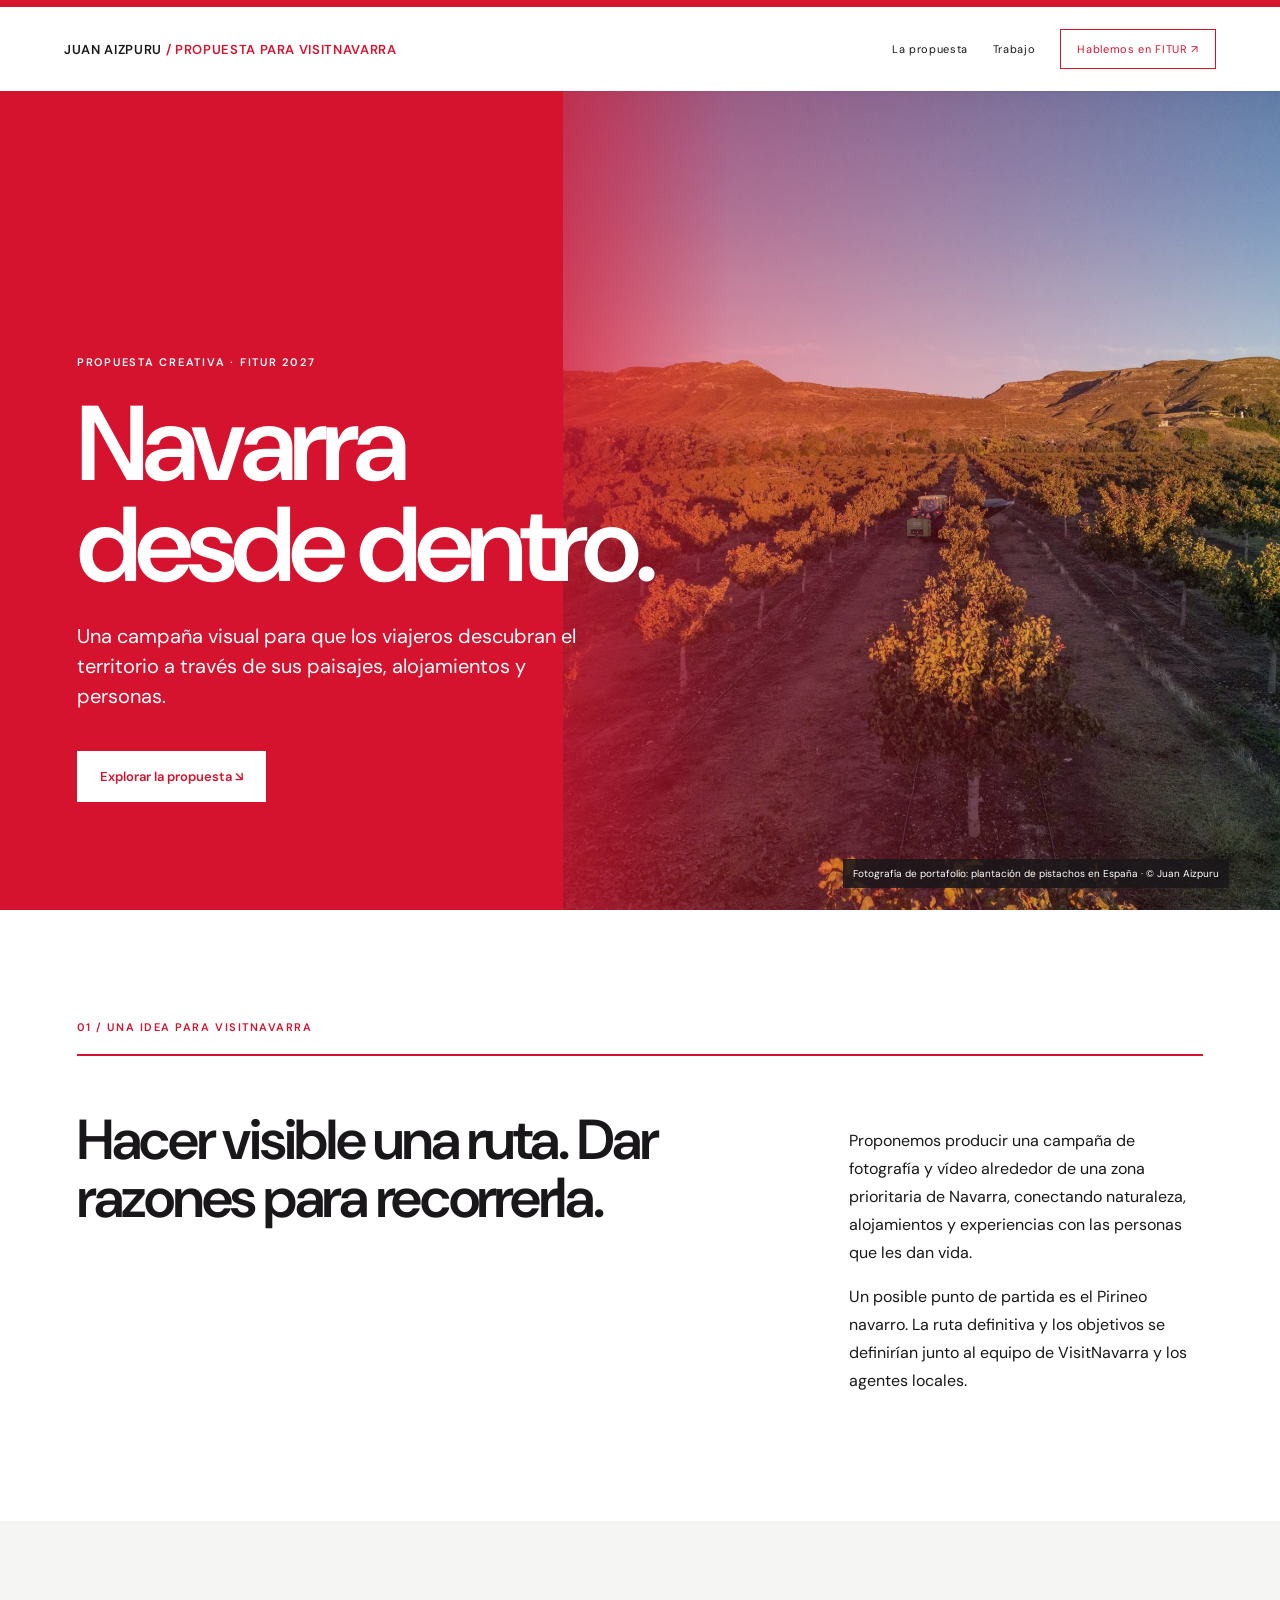
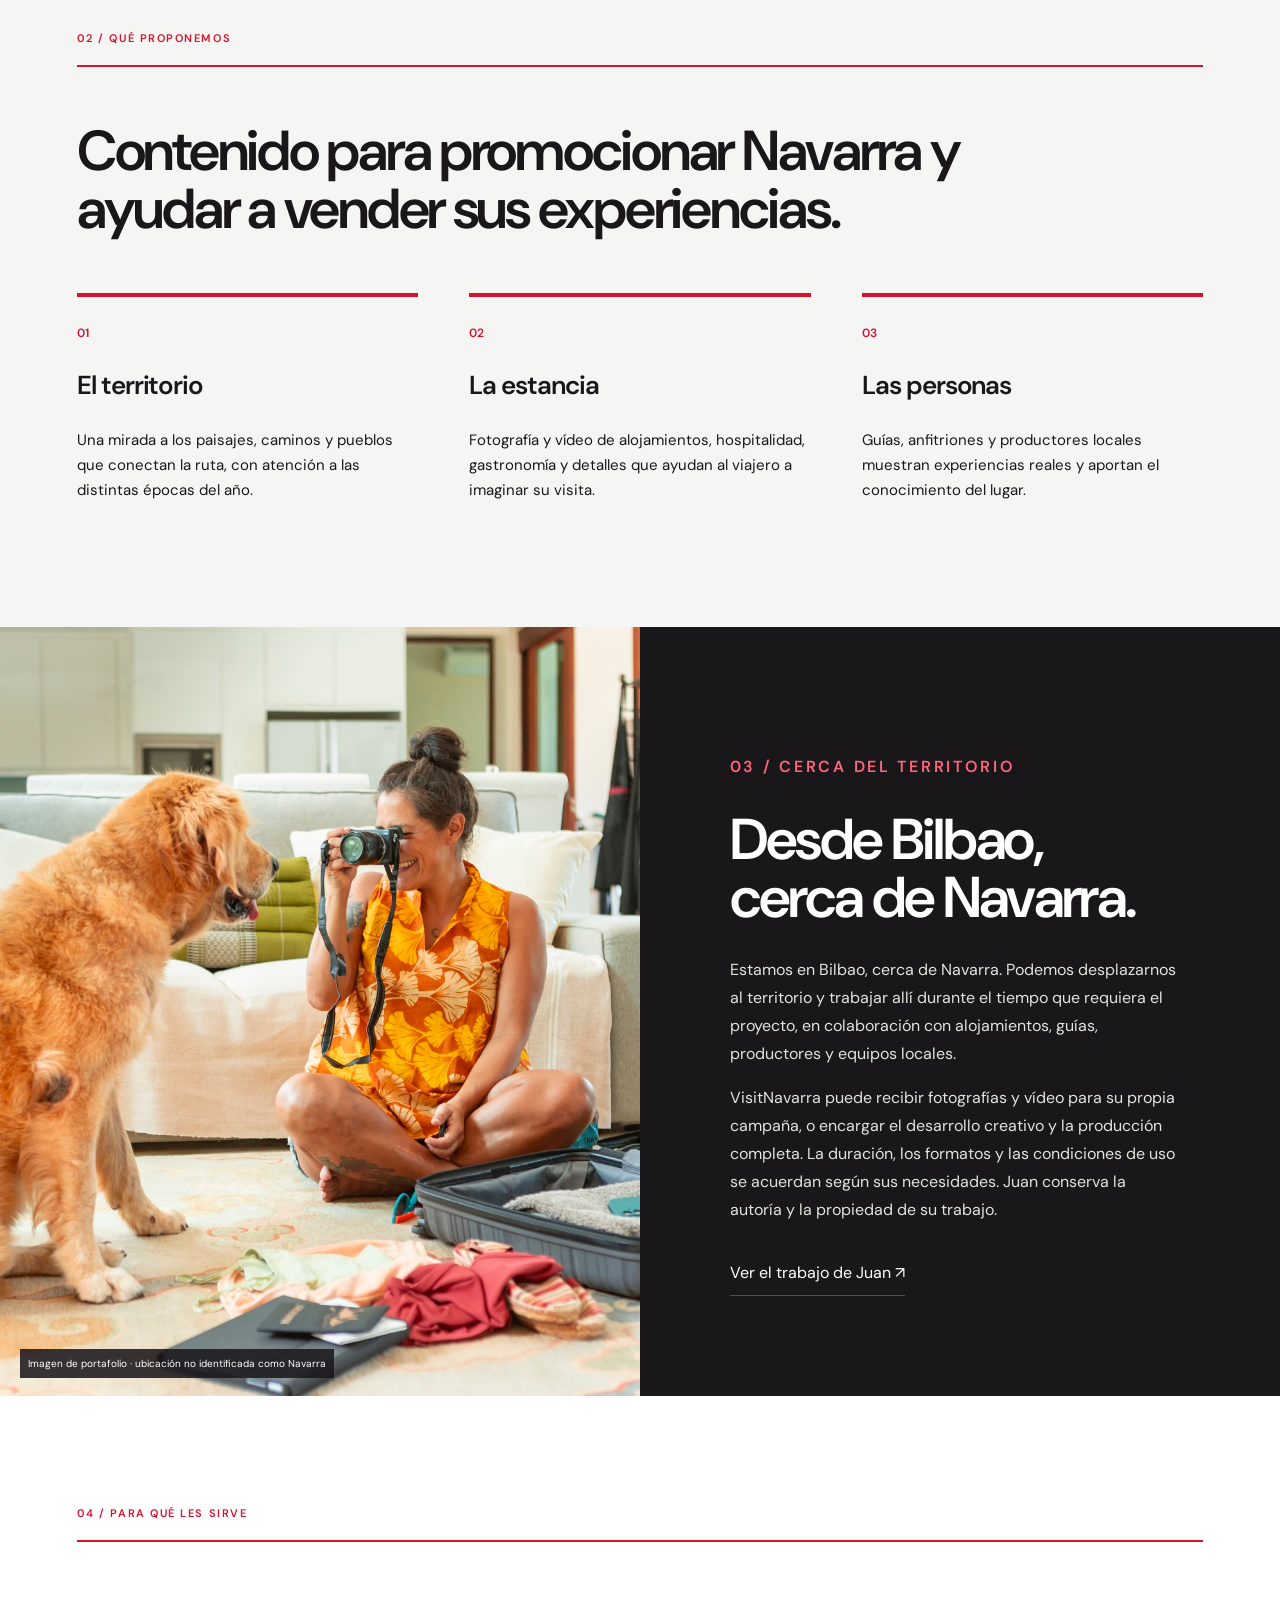
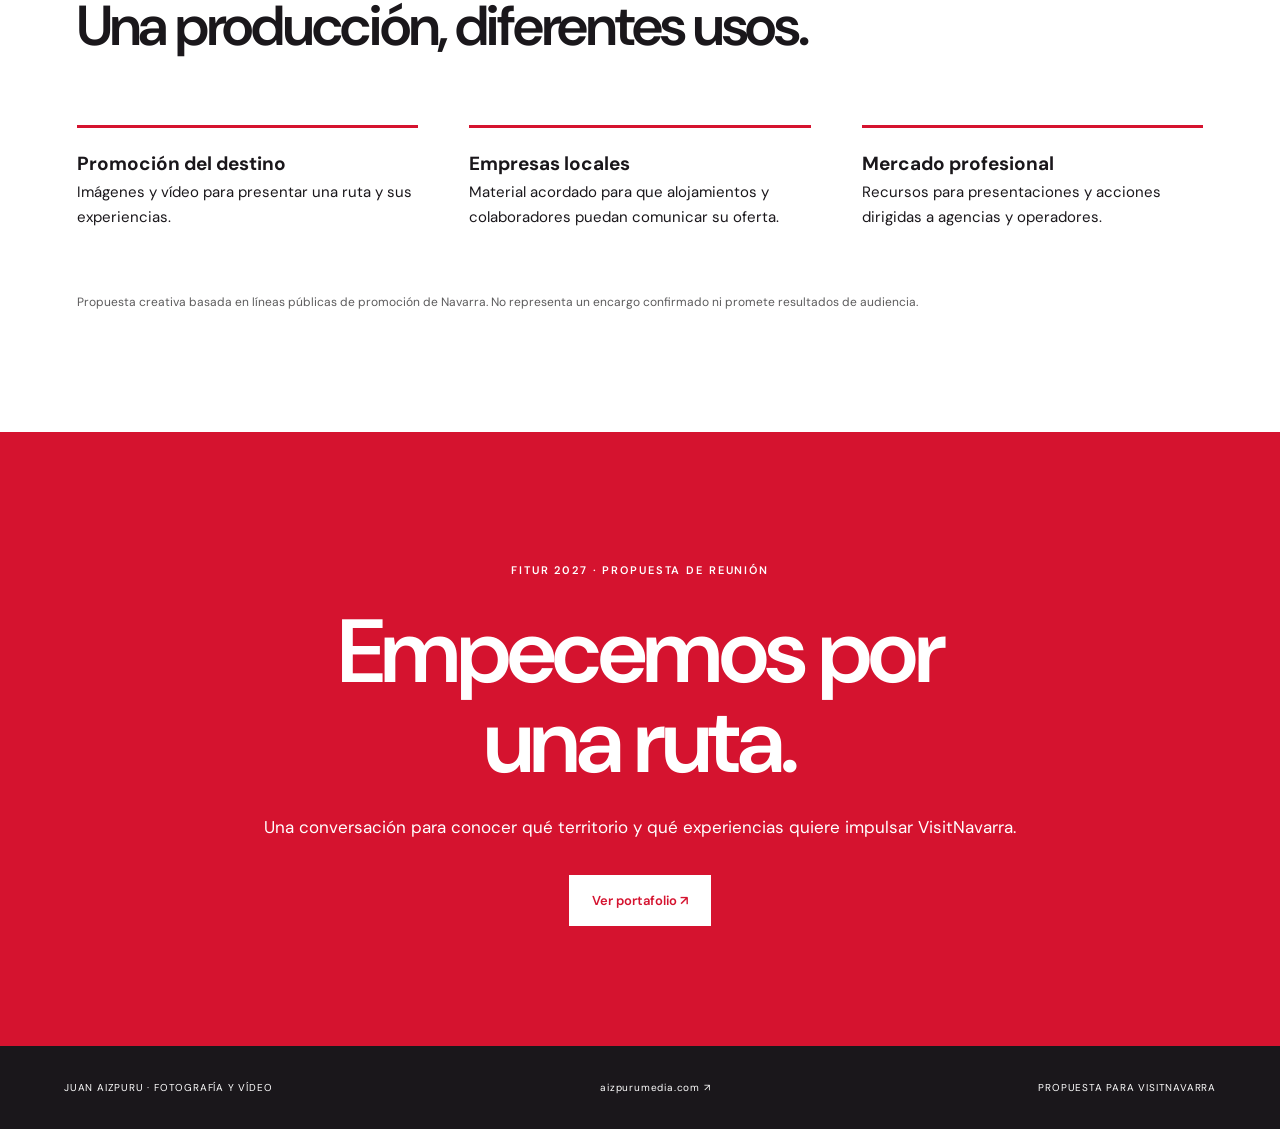
<file: index.html>
<!doctype html><html lang="es"><head><meta charset="utf-8"><meta name="viewport" content="width=device-width,initial-scale=1"><title>Navarra desde dentro — Propuesta de Juan Aizpuru</title><link rel="stylesheet" href="style.css"></head><body>
<header><a class="brand" href="#inicio">JUAN AIZPURU <span> / PROPUESTA PARA VISITNAVARRA</span></a><nav><a href="#idea">La propuesta</a><a href="#trabajo">Trabajo</a><a class="nav-btn" href="#contacto">Hablemos en FITUR ↗</a></nav></header>
<main id="inicio"><section class="hero"><img src="assets/pistacho-campo-completo.jpg" alt="Plantación de pistachos fotografiada por Juan Aizpuru en España"><div class="shade"></div><div class="hero-copy"><p class="kicker">PROPUESTA CREATIVA · FITUR 2027</p><h1>Navarra<br><i>desde dentro.</i></h1><p>Una campaña visual para que los viajeros descubran el territorio a través de sus paisajes, alojamientos y personas.</p><a class="button" href="#idea">Explorar la propuesta ↘</a></div><small>Fotografía de portafolio: plantación de pistachos en España · © Juan Aizpuru</small></section>
<section id="idea" class="intro wrap"><div class="section-label">01 / UNA IDEA PARA VISITNAVARRA</div><div class="intro-grid"><h2>Hacer visible una ruta. Dar razones para recorrerla.</h2><div><p>Proponemos producir una campaña de fotografía y vídeo alrededor de una zona prioritaria de Navarra, conectando naturaleza, alojamientos y experiencias con las personas que les dan vida.</p><p>Un posible punto de partida es el Pirineo navarro. La ruta definitiva y los objetivos se definirían junto al equipo de VisitNavarra y los agentes locales.</p></div></div></section>
<section class="offer wrap"><div class="section-label">02 / QUÉ PROPONEMOS</div><h2>Contenido para promocionar Navarra y ayudar a vender sus experiencias.</h2><div class="cards"><article><span>01</span><h3>El territorio</h3><p>Una mirada a los paisajes, caminos y pueblos que conectan la ruta, con atención a las distintas épocas del año.</p></article><article><span>02</span><h3>La estancia</h3><p>Fotografía y vídeo de alojamientos, hospitalidad, gastronomía y detalles que ayudan al viajero a imaginar su visita.</p></article><article><span>03</span><h3>Las personas</h3><p>Guías, anfitriones y productores locales muestran experiencias reales y aportan el conocimiento del lugar.</p></article></div></section>
<section id="trabajo" class="portfolio"><div class="portfolio-photo"><img src="assets/interior-portfolio.jpg" alt="Escena de interior del portafolio de Juan Aizpuru"><small>Imagen de portafolio · ubicación no identificada como Navarra</small></div><div class="portfolio-text"><p class="kicker">03 / CERCA DEL TERRITORIO</p><h2>Desde Bilbao,<br><i>cerca de Navarra.</i></h2><p>Estamos en Bilbao, cerca de Navarra. Podemos desplazarnos al territorio y trabajar allí durante el tiempo que requiera el proyecto, en colaboración con alojamientos, guías, productores y equipos locales.</p><p>VisitNavarra puede recibir fotografías y vídeo para su propia campaña, o encargar el desarrollo creativo y la producción completa. La duración, los formatos y las condiciones de uso se acuerdan según sus necesidades. Juan conserva la autoría y la propiedad de su trabajo.</p><a href="https://aizpurumedia.com/motion/" target="_blank" rel="noopener">Ver el trabajo de Juan ↗</a></div></section>
<section class="activation wrap"><div class="section-label">04 / PARA QUÉ LES SIRVE</div><h2>Una producción, diferentes usos.</h2><div class="activation-grid"><p><b>Promoción del destino</b><br>Imágenes y vídeo para presentar una ruta y sus experiencias.</p><p><b>Empresas locales</b><br>Material acordado para que alojamientos y colaboradores puedan comunicar su oferta.</p><p><b>Mercado profesional</b><br>Recursos para presentaciones y acciones dirigidas a agencias y operadores.</p></div><p class="note">Propuesta creativa basada en líneas públicas de promoción de Navarra. No representa un encargo confirmado ni promete resultados de audiencia.</p></section>
<section id="contacto" class="contact"><p class="kicker">FITUR 2027 · PROPUESTA DE REUNIÓN</p><h2>Empecemos por<br><i>una ruta.</i></h2><p>Una conversación para conocer qué territorio y qué experiencias quiere impulsar VisitNavarra.</p><a class="button" href="https://aizpurumedia.com/motion/" target="_blank" rel="noopener">Ver portafolio ↗</a></section></main><footer><span>JUAN AIZPURU · FOTOGRAFÍA Y VÍDEO</span><a href="https://aizpurumedia.com/motion/">aizpurumedia.com ↗</a><span>PROPUESTA PARA VISITNAVARRA</span></footer></body></html>
</file>
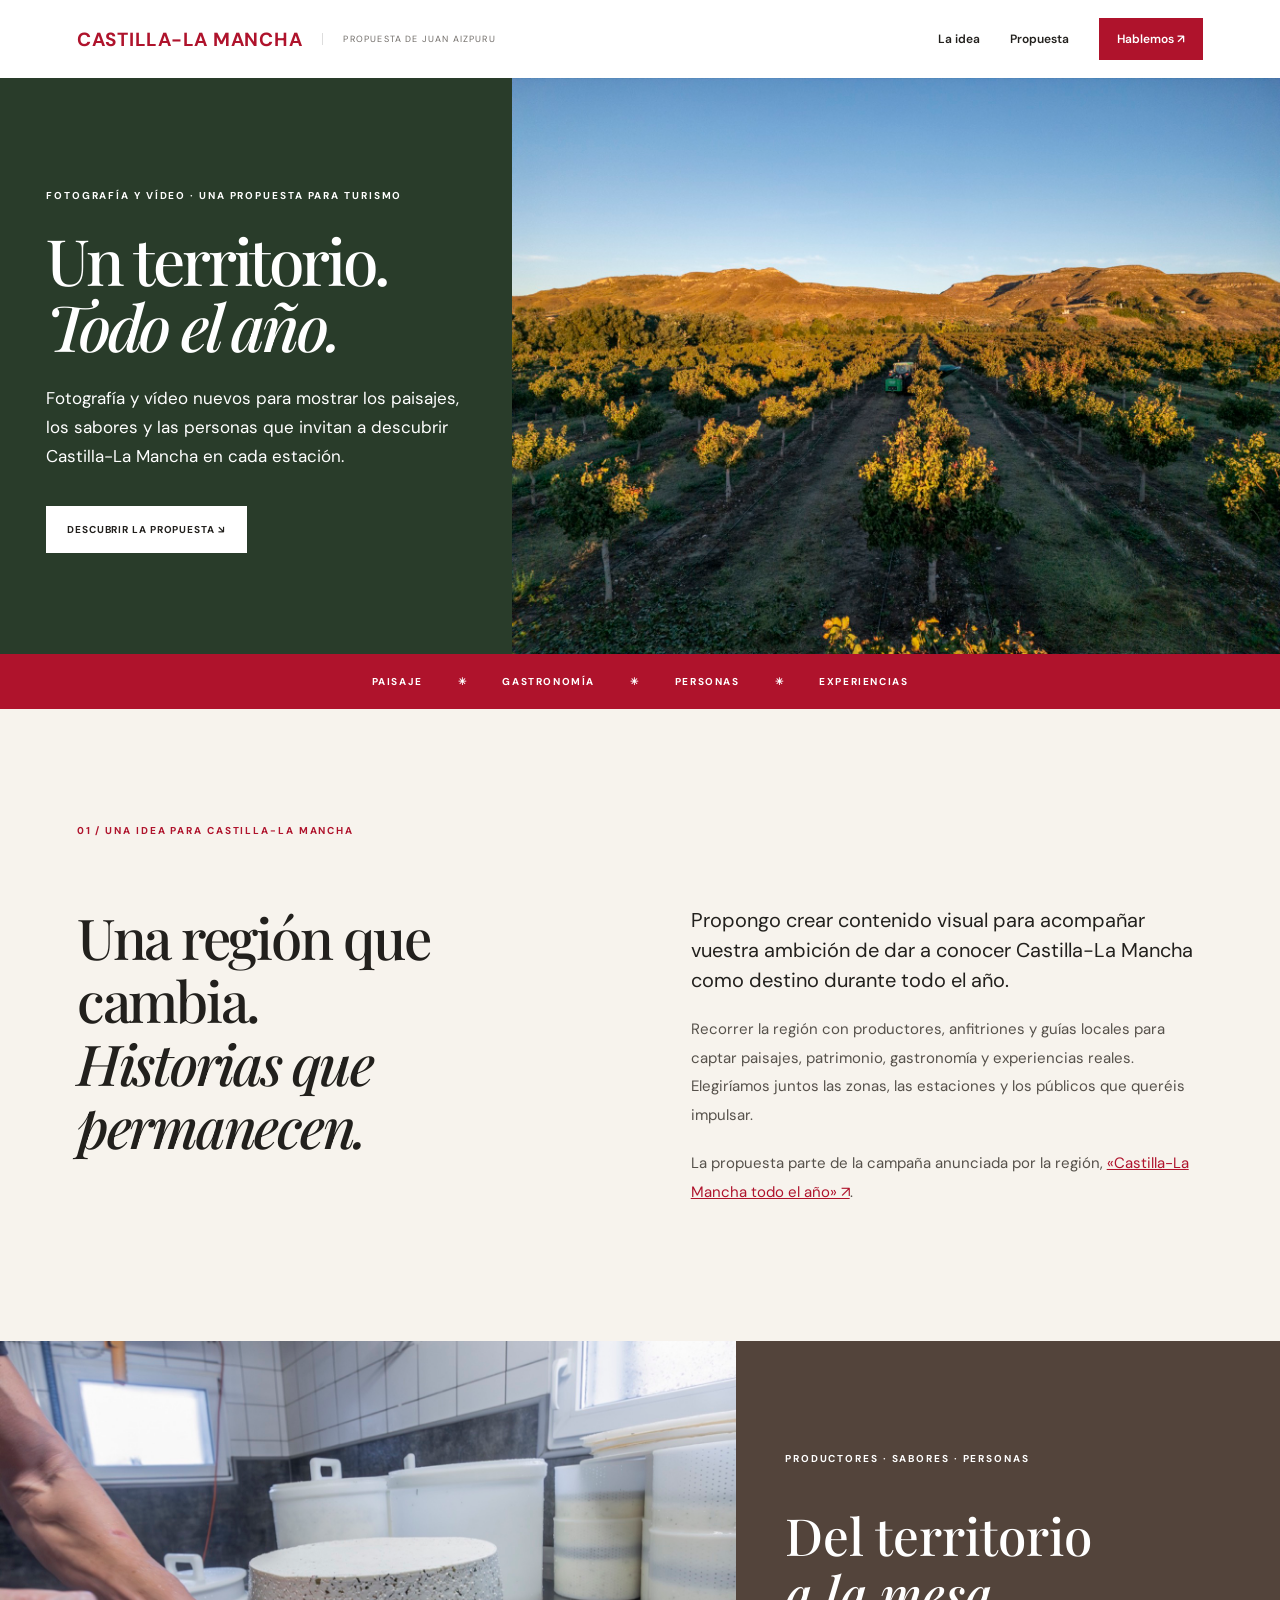
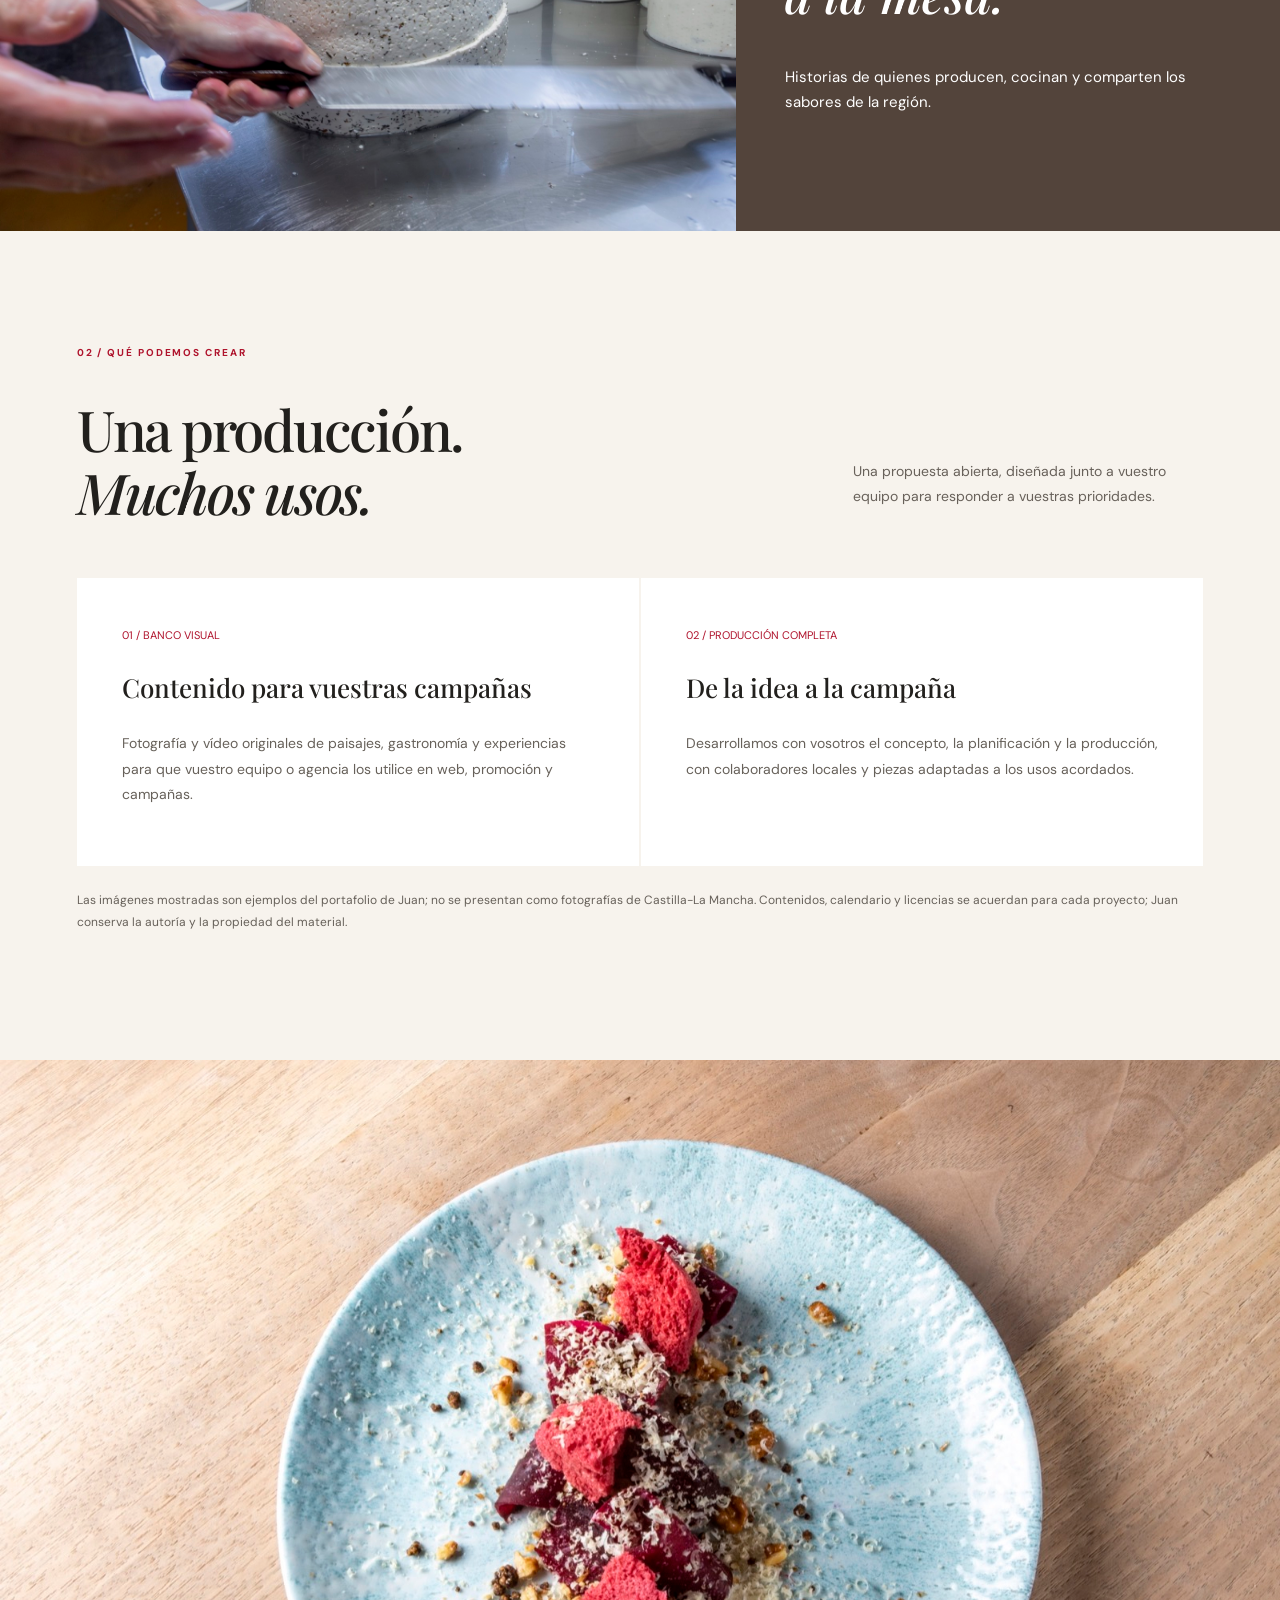
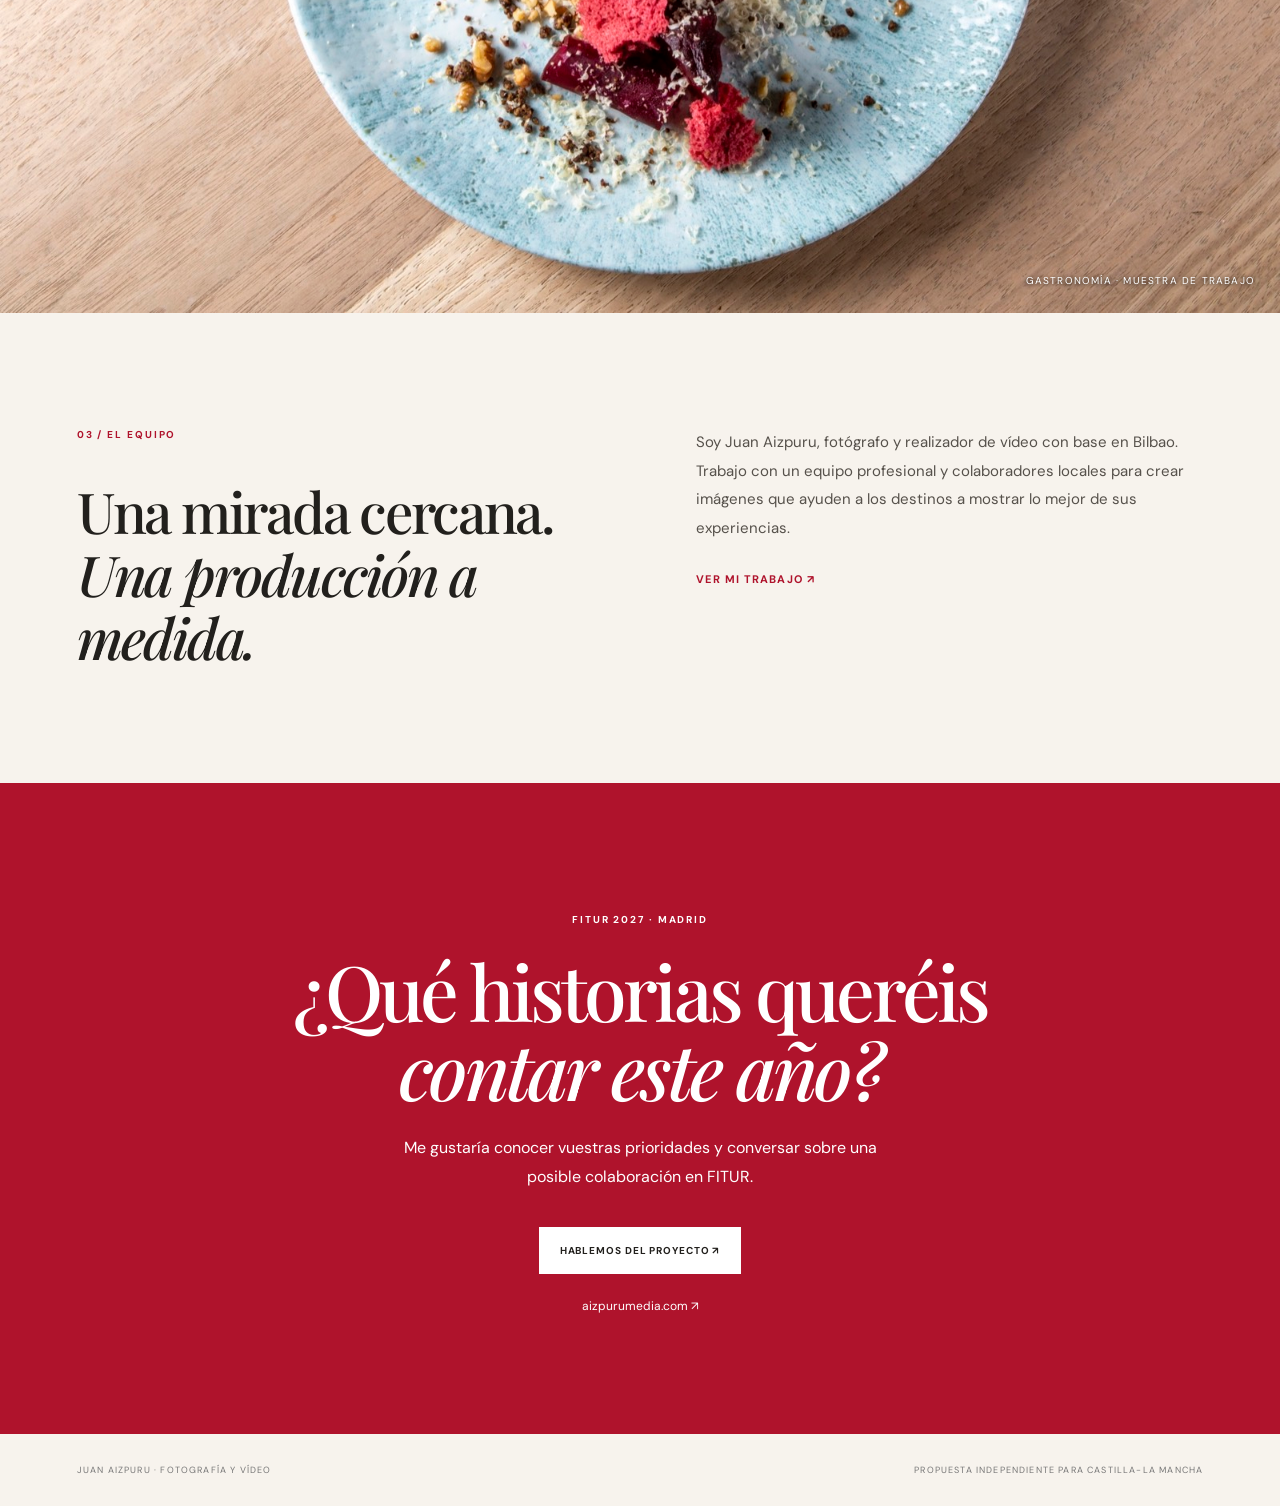
<file: castilla-la-mancha/index.html>
<!doctype html><html lang="es"><head><meta charset="utf-8"><meta name="viewport" content="width=device-width,initial-scale=1"><title>Castilla-La Mancha, todo el año | Juan Aizpuru</title><link rel="stylesheet" href="style.css?v=2"></head><body><header><a class="brand" href="#inicio"><span>CASTILLA-LA MANCHA</span><small>PROPUESTA DE JUAN AIZPURU</small></a><nav><a href="#idea">La idea</a><a href="#propuesta">Propuesta</a><a class="top-cta" href="#contacto">Hablemos ↗</a></nav></header><main id="inicio"><section class="hero"><img src="assets/campo-completo.jpg" alt="Fotografía aérea de campo, trabajo de Juan Aizpuru"><div class="hero-overlay"></div><div class="hero-content"><p class="eyebrow">FOTOGRAFÍA Y VÍDEO · UNA PROPUESTA PARA TURISMO</p><h1>Un territorio.<br><em>Todo el año.</em></h1><p>Fotografía y vídeo nuevos para mostrar los paisajes, los sabores y las personas que invitan a descubrir Castilla-La Mancha en cada estación.</p><a class="button light" href="#idea">DESCUBRIR LA PROPUESTA ↘</a></div></section><div class="strip"><span>PAISAJE</span><i>✳</i><span>GASTRONOMÍA</span><i>✳</i><span>PERSONAS</span><i>✳</i><span>EXPERIENCIAS</span></div><section id="idea" class="intro wrap"><div class="label">01 / UNA IDEA PARA CASTILLA-LA MANCHA</div><div><h2>Una región que cambia.<br><em>Historias que permanecen.</em></h2></div><div class="intro-text"><p class="lead">Propongo crear contenido visual para acompañar vuestra ambición de dar a conocer Castilla-La Mancha como destino durante todo el año.</p><p>Recorrer la región con productores, anfitriones y guías locales para captar paisajes, patrimonio, gastronomía y experiencias reales. Elegiríamos juntos las zonas, las estaciones y los públicos que queréis impulsar.</p><p>La propuesta parte de la campaña anunciada por la región, <a href="https://www.castillalamancha.es/actualidad/notasdeprensa/la-region-reivindicara-su-potencial-como-destino-los-365-dias-traves-de-la-campana-castilla-la" target="_blank" rel="noopener">«Castilla-La Mancha todo el año» ↗</a>.</p></div></section><section class="cheese"><img src="assets/queso.jpg" alt="Elaboración de queso, fotografía de portafolio de Juan Aizpuru"><div><p class="eyebrow">PRODUCTORES · SABORES · PERSONAS</p><h2>Del territorio<br><em>a la mesa.</em></h2><p>Historias de quienes producen, cocinan y comparten los sabores de la región.</p></div></section><section id="propuesta" class="wrap proposals"><div class="label">02 / QUÉ PODEMOS CREAR</div><div class="section-head"><h2>Una producción.<br><em>Muchos usos.</em></h2><p>Una propuesta abierta, diseñada junto a vuestro equipo para responder a vuestras prioridades.</p></div><div class="options"><article><span>01 / BANCO VISUAL</span><h3>Contenido para vuestras campañas</h3><p>Fotografía y vídeo originales de paisajes, gastronomía y experiencias para que vuestro equipo o agencia los utilice en web, promoción y campañas.</p></article><article><span>02 / PRODUCCIÓN COMPLETA</span><h3>De la idea a la campaña</h3><p>Desarrollamos con vosotros el concepto, la planificación y la producción, con colaboradores locales y piezas adaptadas a los usos acordados.</p></article></div><p class="fine">Las imágenes mostradas son ejemplos del portafolio de Juan; no se presentan como fotografías de Castilla-La Mancha. Contenidos, calendario y licencias se acuerdan para cada proyecto; Juan conserva la autoría y la propiedad del material.</p></section><section class="landscape"><img src="assets/gastronomia.jpg" alt="Plato gastronómico fotografiado por Juan Aizpuru"><p>GASTRONOMÍA · MUESTRA DE TRABAJO</p></section><section class="wrap about"><div><div class="label">03 / EL EQUIPO</div><h2>Una mirada cercana.<br><em>Una producción a medida.</em></h2></div><div><p>Soy Juan Aizpuru, fotógrafo y realizador de vídeo con base en Bilbao. Trabajo con un equipo profesional y colaboradores locales para crear imágenes que ayuden a los destinos a mostrar lo mejor de sus experiencias.</p><a class="text-link" href="https://aizpurumedia.com/motion/">VER MI TRABAJO ↗</a></div></section><section class="contact" id="contacto"><p class="eyebrow">FITUR 2027 · MADRID</p><h2>¿Qué historias queréis<br><em>contar este año?</em></h2><p>Me gustaría conocer vuestras prioridades y conversar sobre una posible colaboración en FITUR.</p><a class="button light" href="mailto:zermattphoto@gmail.com?subject=Propuesta%20Castilla-La%20Mancha">HABLEMOS DEL PROYECTO ↗</a><a class="portfolio-link" href="https://aizpurumedia.com/motion/">aizpurumedia.com ↗</a></section></main><footer><span>JUAN AIZPURU · FOTOGRAFÍA Y VÍDEO</span><span>PROPUESTA INDEPENDIENTE PARA CASTILLA-LA MANCHA</span></footer></body></html>
</file>
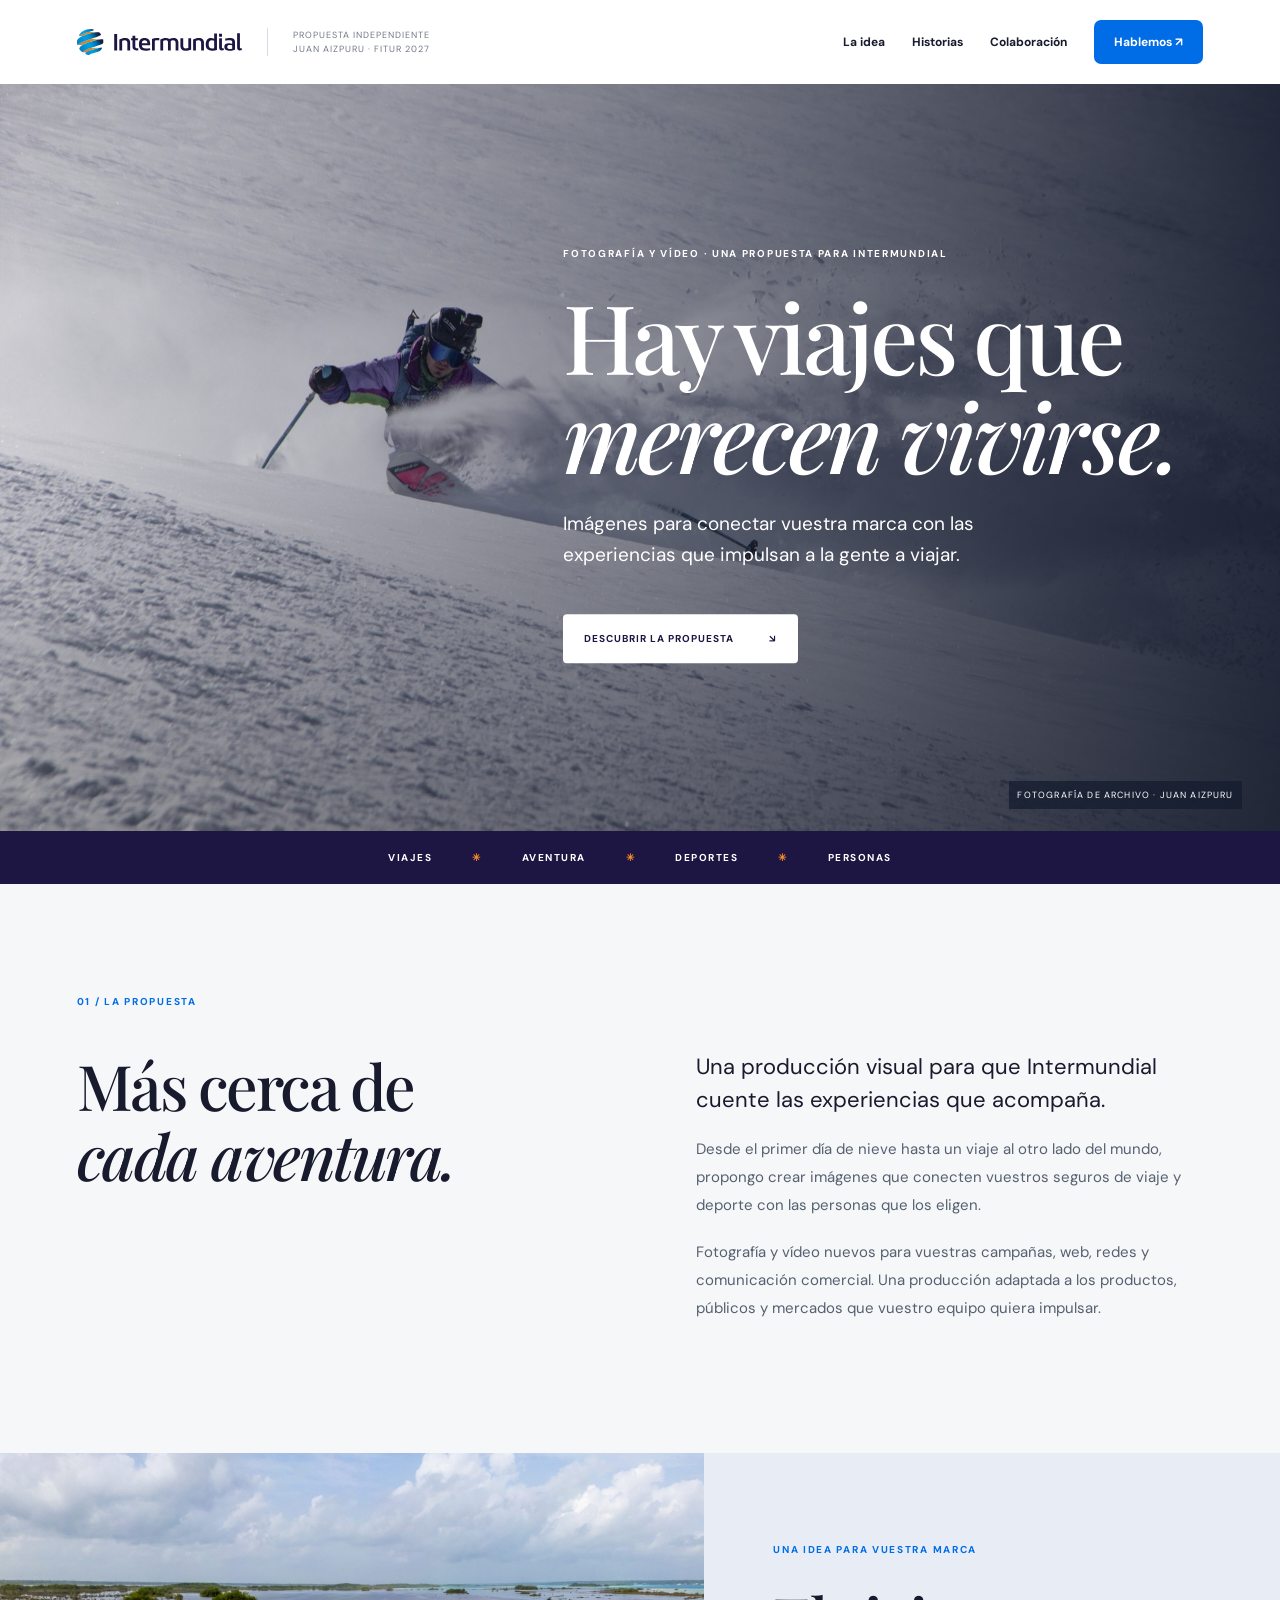
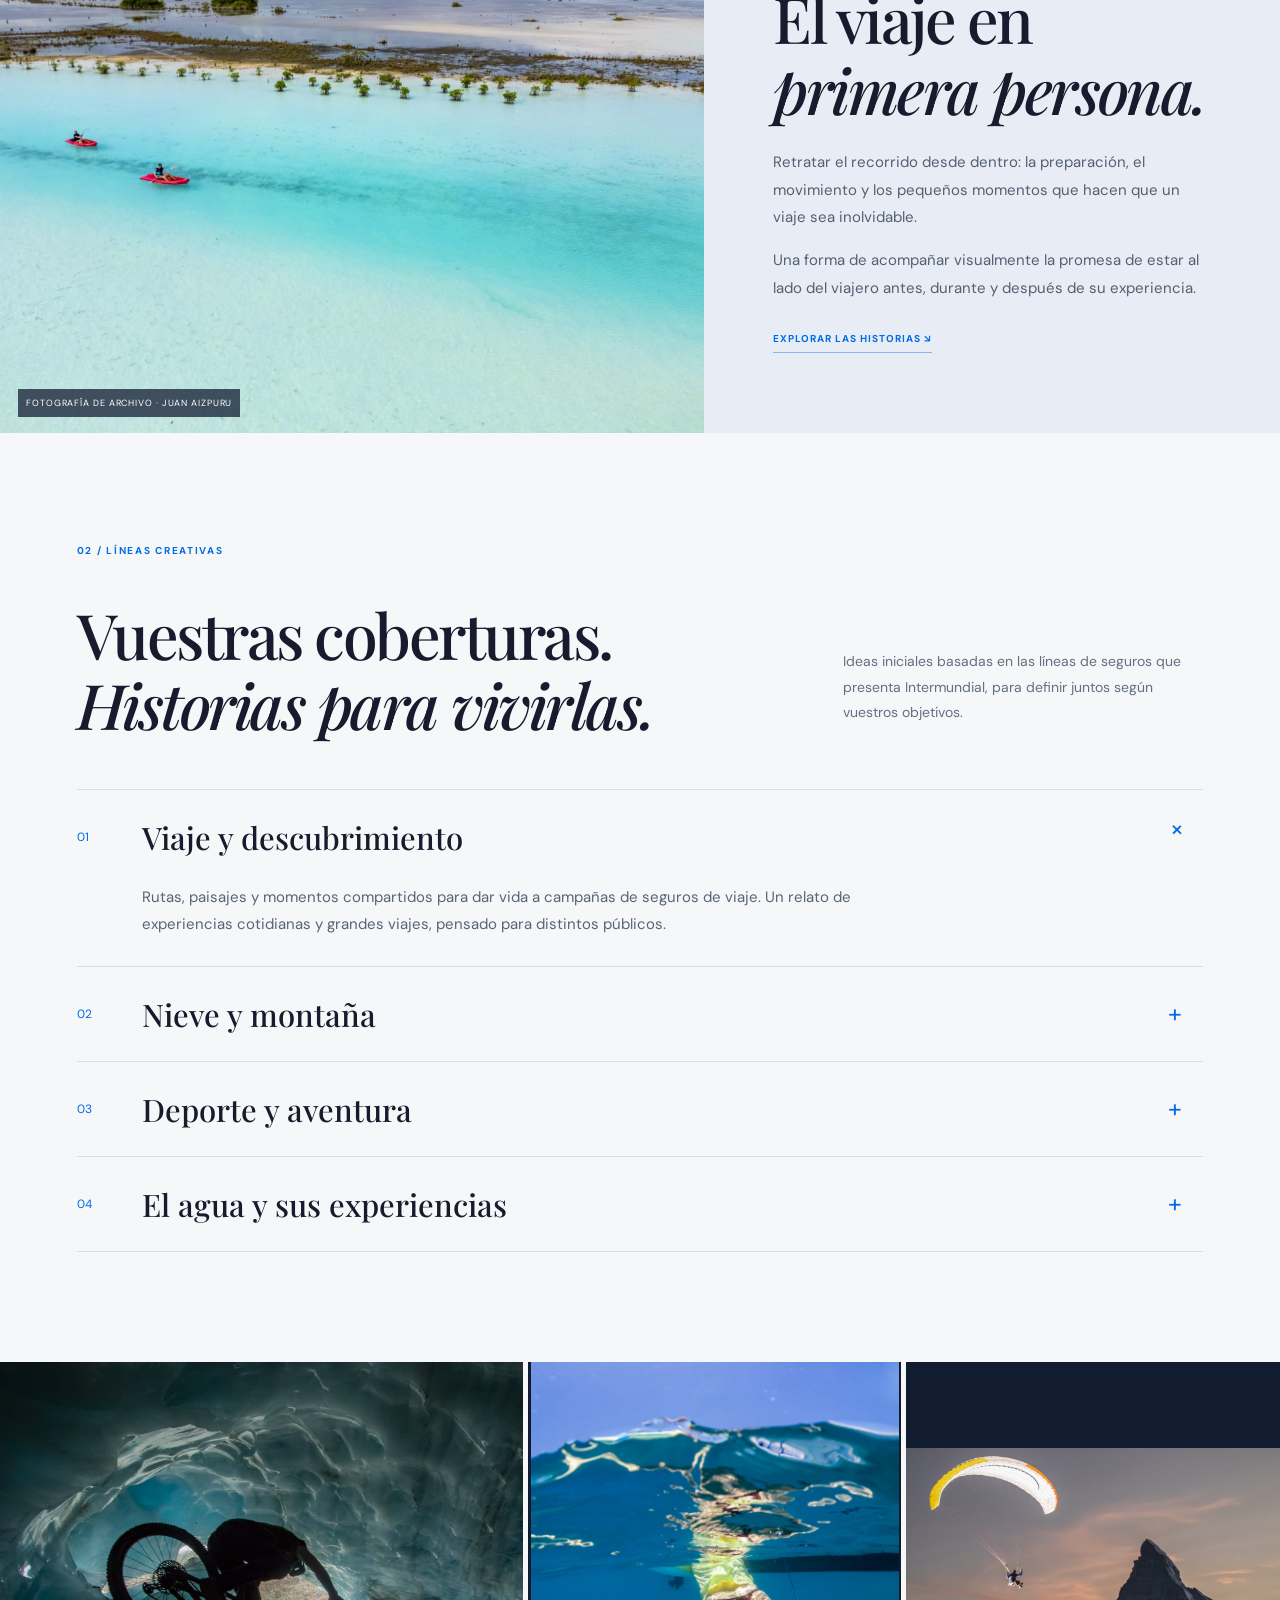
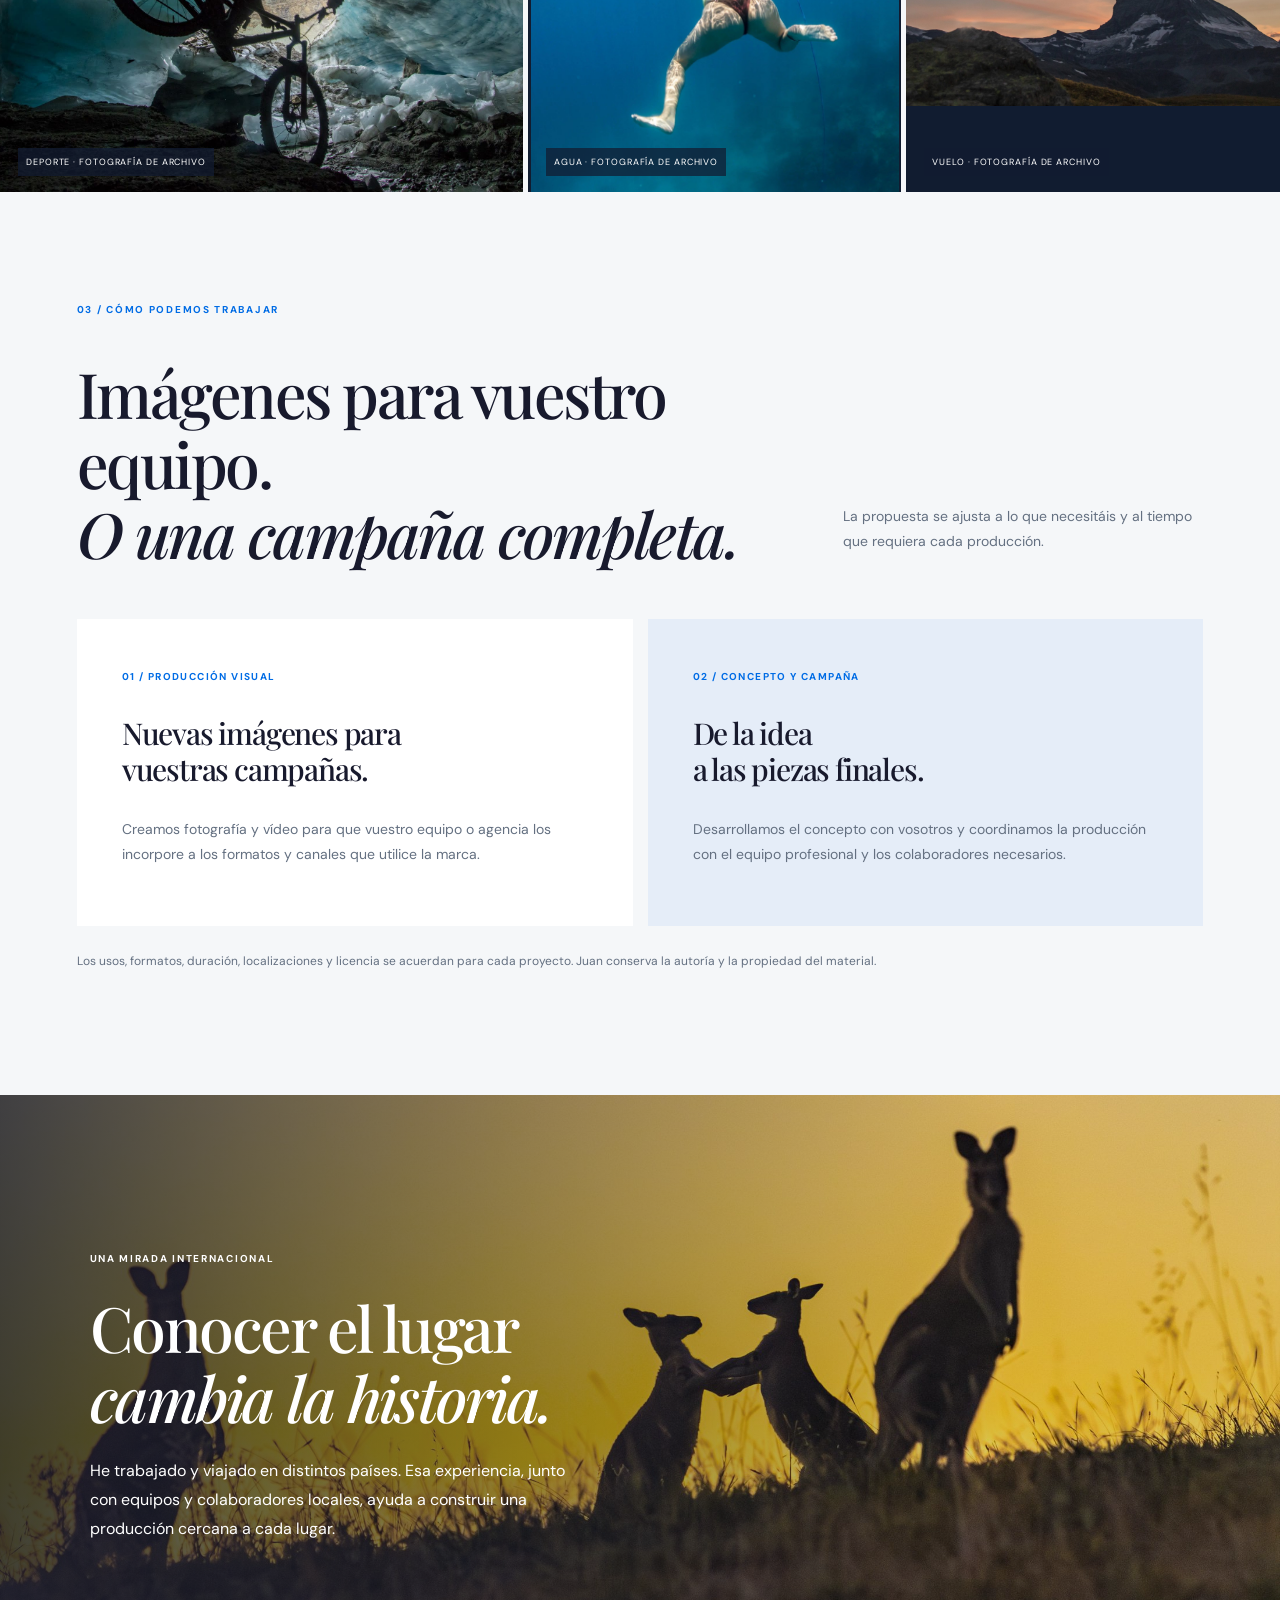
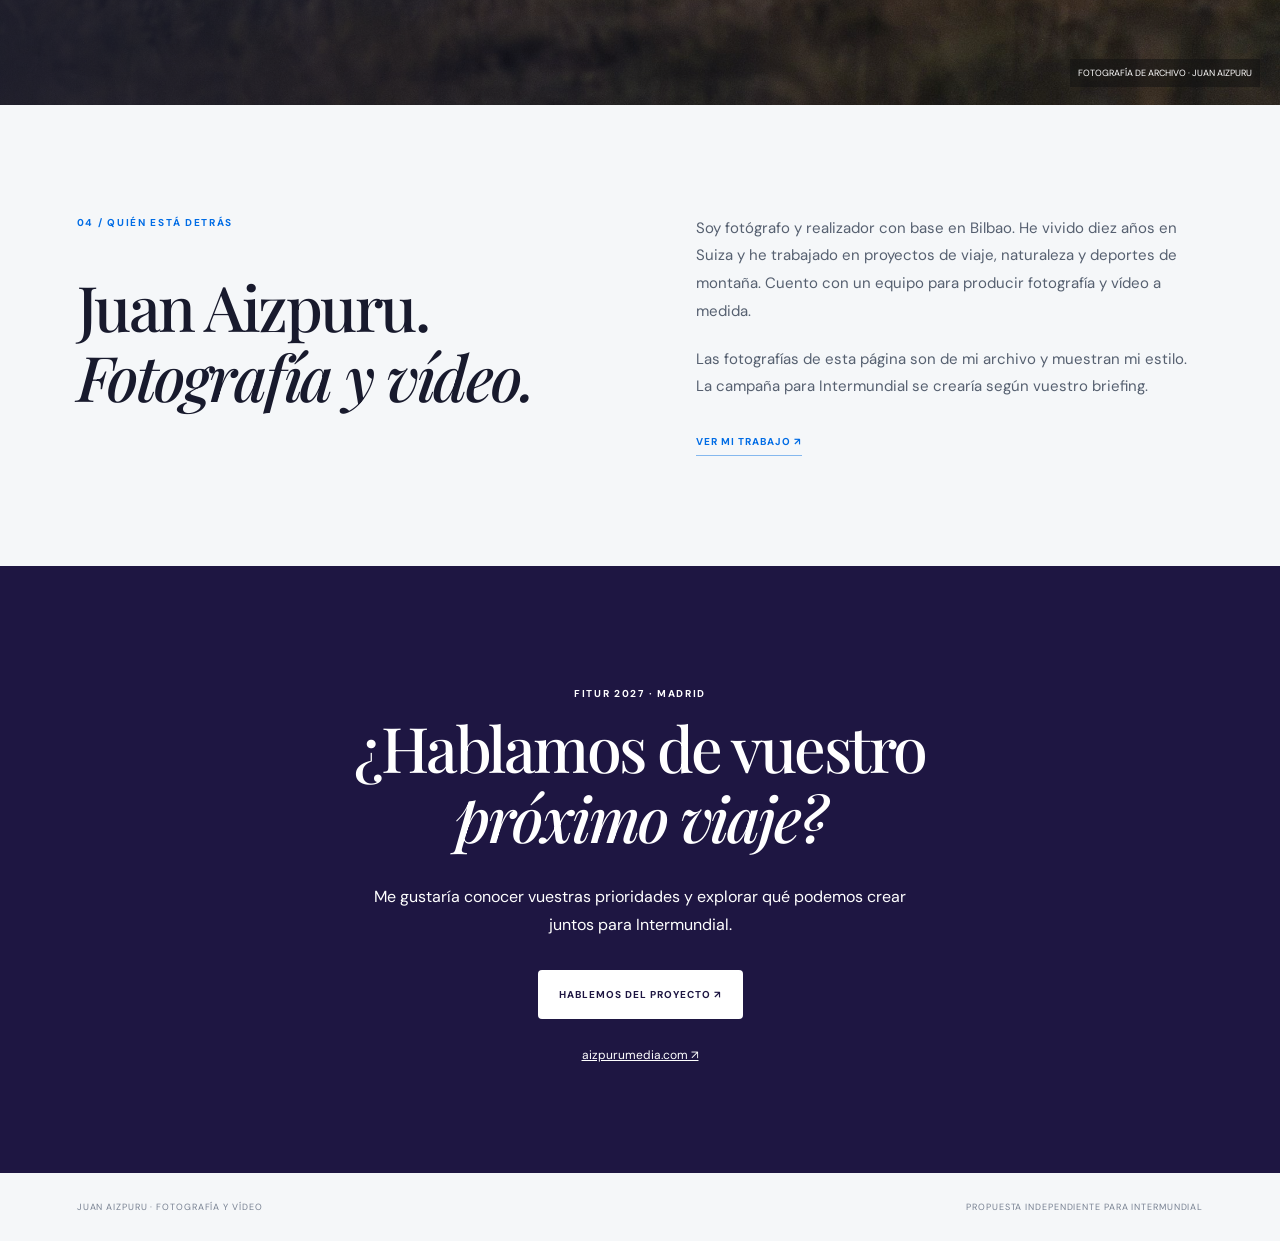
<file: intermundial/index.html>
<!doctype html><html lang="es"><head><meta charset="utf-8"><meta name="viewport" content="width=device-width, initial-scale=1"><meta name="description" content="Una propuesta de fotografía y vídeo para Intermundial"><title>Intermundial | Una propuesta de Juan Aizpuru</title><style>@import url('https://fonts.googleapis.com/css2?family=DM+Sans:wght@400;500;600;700&family=Playfair+Display:ital,wght@0,500;0,600;1,500&display=swap');:root{--navy:#1e1642;--blue:#006ce5;--orange:#fa8d26;--ink:#181a2d;--cream:#f5f7f9;--line:#d8dce4}*{box-sizing:border-box}html{scroll-behavior:smooth}body{margin:0;background:var(--cream);color:var(--ink);font-family:'DM Sans',Arial,sans-serif}a{color:inherit;text-decoration:none}a:focus-visible,summary:focus-visible{outline:3px solid var(--orange);outline-offset:4px}.header{height:84px;padding:0 6%;background:#fff;display:flex;align-items:center;gap:25px}.logo img{width:165px;display:block}.header-label{font-size:9px;line-height:1.6;letter-spacing:.11em;color:#727887;border-left:1px solid #d7dbe3;padding-left:25px}nav{margin-left:auto;display:flex;align-items:center;gap:27px;font-size:12px;font-weight:700}.nav-btn{background:var(--blue);color:white;border-radius:7px;padding:14px 20px}.hero{height:min(780px,83vh);min-height:590px;position:relative;background:#22334b;color:white;overflow:hidden}.hero>img{height:100%;width:100%;object-fit:cover;object-position:center 50%}.hero-shade{position:absolute;inset:0;background:linear-gradient(90deg,rgba(16,22,41,.86),rgba(16,22,41,.42) 50%,rgba(16,22,41,.07)),linear-gradient(0deg,rgba(0,0,0,.28),transparent 50%)}.hero-copy{position:absolute;left:7%;top:49%;transform:translateY(-50%);max-width:800px}.eyebrow,.label{font-size:10px;font-weight:700;letter-spacing:.17em;line-height:1.6;color:var(--blue)}.eyebrow.light{color:white}h1,h2,h3{font-family:'Playfair Display',Georgia,serif;font-weight:500;letter-spacing:-.04em}.hero h1{font-size:clamp(56px,7.5vw,105px);line-height:1.03;margin:24px 0}.hero h1 em,h2 em{font-weight:500}.hero-copy>p:not(.eyebrow){font-size:19px;line-height:1.65;max-width:520px}.button{display:inline-flex;gap:35px;padding:18px 21px;font-size:10px;letter-spacing:.1em;font-weight:700;border-radius:4px}.light-btn{background:white;color:var(--navy)}.hero .button{margin-top:25px}.hero-credit{position:absolute;right:3%;bottom:22px;font-size:9px;letter-spacing:.13em;background:#131b2ebd;padding:8px}.ribbon{display:flex;justify-content:center;gap:40px;background:var(--navy);color:white;padding:20px;font-size:10px;font-weight:700;letter-spacing:.15em}.ribbon i{color:var(--orange);font-style:normal}.wrap{max-width:1300px;margin:auto;padding:110px 6%}.label{margin-bottom:40px}.intro-grid,.about{display:grid;grid-template-columns:1fr 1fr;gap:10%}h2{font-size:clamp(40px,4.9vw,68px);line-height:1.12;margin:0}.prose p{font-size:15px;line-height:1.85;color:#566070;margin:0 0 20px}.prose .lead{font-size:22px;line-height:1.5;color:var(--ink)}.feature{display:grid;grid-template-columns:1.1fr .9fr;min-height:580px;background:#e8edf5}.feature figure{position:relative;margin:0;min-height:450px}.feature figure img{position:absolute;width:100%;height:100%;object-fit:cover;object-position:center}.feature figcaption,.gallery figcaption{position:absolute;bottom:16px;left:18px;background:#121b31bd;color:#fff;font-size:9px;letter-spacing:.1em;padding:8px}.feature-copy{padding:12%;align-self:center}.feature-copy h2{margin:25px 0}.feature-copy>p:not(.eyebrow){font-size:15px;line-height:1.85;color:#536071}.text-link{display:inline-block;color:var(--blue);font-size:10px;font-weight:bold;letter-spacing:.1em;border-bottom:1px solid #85b8ee;padding-bottom:7px;margin-top:14px}.section-heading{display:flex;justify-content:space-between;align-items:end;gap:40px;margin-bottom:50px}.section-heading>p{max-width:360px;color:#647081;font-size:14px;line-height:1.8}.accordion{border-top:1px solid var(--line)}details{border-bottom:1px solid var(--line)}summary{list-style:none;cursor:pointer;display:grid;grid-template-columns:65px 1fr 35px;align-items:center;padding:26px 0}summary::-webkit-details-marker{display:none}summary span,summary b{color:var(--blue);font-size:12px}summary strong{font:500 clamp(22px,2.5vw,31px) 'Playfair Display',Georgia,serif}summary b{font-size:25px;font-weight:400}details[open] summary b{transform:rotate(45deg)}details p{margin:0 40px 28px 65px;max-width:740px;line-height:1.8;color:#596475;font-size:15px}.gallery{display:grid;grid-template-columns:1.4fr 1fr 1fr;gap:5px}.gallery figure{position:relative;margin:0;height:430px;background:#cbd7e0}.gallery img{width:100%;height:100%;object-fit:cover}.gallery-wide img{object-position:center}.options{display:grid;grid-template-columns:1fr 1fr;gap:15px}.options article{padding:45px;background:white}.options article:nth-child(2){background:#e5edf8}.options span{font-size:10px;letter-spacing:.14em;font-weight:700;color:var(--blue)}.options h3{font-size:30px;line-height:1.2}.options p,.fine{font-size:14px;line-height:1.8;color:#647081}.fine{font-size:12px;margin-top:25px}.closing-image{height:610px;position:relative;background:#353543;color:white}.closing-image>img{width:100%;height:100%;object-fit:cover;object-position:center 65%}.closing-shade{position:absolute;inset:0;background:linear-gradient(90deg,rgba(22,25,44,.82),rgba(22,25,44,.15) 78%)}.closing-copy{position:absolute;left:7%;top:50%;transform:translateY(-50%);max-width:650px}.closing-copy h2{margin:25px 0}.closing-copy p:not(.eyebrow){max-width:500px;line-height:1.8}.closing-image>span{position:absolute;bottom:18px;right:20px;background:#1118;padding:8px;font-size:9px}.about .prose{align-self:center}.contact{padding:110px 6%;background:var(--navy);text-align:center;color:white}.contact p:not(.eyebrow){line-height:1.8;max-width:560px;margin:30px auto}.web{display:block;margin-top:28px;font-size:12px;text-decoration:underline}footer{display:flex;justify-content:space-between;gap:20px;padding:28px 6%;font-size:9px;letter-spacing:.1em;color:#778091}@media(max-width:800px){.header-label{display:none}nav a:not(.nav-btn){display:none}.header{height:75px}.logo img{width:145px}.hero{height:75vh;min-height:560px}.hero-copy{left:6%;right:6%}.hero h1{font-size:clamp(53px,11vw,75px)}.hero-copy>p:not(.eyebrow){font-size:16px}.ribbon{gap:12px;flex-wrap:wrap;font-size:8px}.wrap{padding:75px 6%}.intro-grid,.about,.feature,.options{grid-template-columns:1fr;gap:25px}.feature{gap:0}.feature figure{min-height:0}.feature figure img{position:static;height:auto;display:block}.feature-copy{padding:55px 7%}.section-heading{display:block}.section-heading>p{margin-top:20px}.gallery{grid-template-columns:1fr}.gallery figure{height:auto}.gallery img{height:auto;display:block}.closing-image{height:500px}.closing-copy{left:6%;right:6%}.closing-image>span{font-size:8px}summary{grid-template-columns:42px 1fr 25px}details p{margin-left:42px}.options article{padding:30px}footer{flex-direction:column}}
.hero-shade{background:linear-gradient(270deg,rgba(16,22,41,.88),rgba(16,22,41,.44) 48%,rgba(16,22,41,.04)),linear-gradient(0deg,rgba(0,0,0,.24),transparent 45%)}.hero-copy{left:auto;right:6%;width:min(50%,690px)}@media(max-width:800px){.hero-copy{left:6%;right:6%;width:auto;top:28%;transform:translateY(-20%)}.hero-shade{background:linear-gradient(180deg,rgba(16,22,41,.8),rgba(16,22,41,.18) 70%),linear-gradient(0deg,rgba(0,0,0,.15),transparent)}}
.gallery figure:nth-child(2),.gallery figure:nth-child(3){background:#111c30}.gallery figure:nth-child(2) img,.gallery figure:nth-child(3) img{object-fit:contain}@media(max-width:800px){.gallery figure:nth-child(2),.gallery figure:nth-child(3){height:auto}.gallery figure:nth-child(2) img,.gallery figure:nth-child(3) img{height:auto;max-height:600px;object-fit:contain}}
</style></head><body>
<header class="header"><a class="logo" href="#inicio"><img src="assets/intermundial.svg" alt="Intermundial"></a><span class="header-label">PROPUESTA INDEPENDIENTE<br>JUAN AIZPURU · FITUR 2027</span><nav><a href="#idea">La idea</a><a href="#historias">Historias</a><a href="#colaborar">Colaboración</a><a href="#contacto" class="nav-btn">Hablemos ↗</a></nav></header>
<main id="inicio"><section class="hero"><img src="assets/ski.svg" alt="Esquiador en movimiento en la nieve, fotografía de Juan Aizpuru"><div class="hero-shade"></div><div class="hero-copy"><p class="eyebrow light">FOTOGRAFÍA Y VÍDEO · UNA PROPUESTA PARA INTERMUNDIAL</p><h1>Hay viajes que<br><em>merecen vivirse.</em></h1><p>Imágenes para conectar vuestra marca con las experiencias que impulsan a la gente a viajar.</p><a class="button light-btn" href="#idea">DESCUBRIR LA PROPUESTA <span>↘</span></a></div><div class="hero-credit">FOTOGRAFÍA DE ARCHIVO · JUAN AIZPURU</div></section>
<div class="ribbon"><span>VIAJES</span><i>✳</i><span>AVENTURA</span><i>✳</i><span>DEPORTES</span><i>✳</i><span>PERSONAS</span></div>
<section class="intro wrap" id="idea"><div class="label">01 / LA PROPUESTA</div><div class="intro-grid"><h2>Más cerca de<br><em>cada aventura.</em></h2><div class="prose"><p class="lead">Una producción visual para que Intermundial cuente las experiencias que acompaña.</p><p>Desde el primer día de nieve hasta un viaje al otro lado del mundo, propongo crear imágenes que conecten vuestros seguros de viaje y deporte con las personas que los eligen.</p><p>Fotografía y vídeo nuevos para vuestras campañas, web, redes y comunicación comercial. Una producción adaptada a los productos, públicos y mercados que vuestro equipo quiera impulsar.</p></div></div></section>
<section class="feature"><figure><img src="assets/kayak.svg" alt="Vista aérea de viajeros en kayak, fotografía de Juan Aizpuru"><figcaption>FOTOGRAFÍA DE ARCHIVO · JUAN AIZPURU</figcaption></figure><div class="feature-copy"><p class="eyebrow">UNA IDEA PARA VUESTRA MARCA</p><h2>El viaje en<br><em>primera persona.</em></h2><p>Retratar el recorrido desde dentro: la preparación, el movimiento y los pequeños momentos que hacen que un viaje sea inolvidable.</p><p>Una forma de acompañar visualmente la promesa de estar al lado del viajero antes, durante y después de su experiencia.</p><a class="text-link" href="#historias">EXPLORAR LAS HISTORIAS ↘</a></div></section>
<section class="wrap concepts" id="historias"><div class="label">02 / LÍNEAS CREATIVAS</div><div class="section-heading"><h2>Vuestras coberturas.<br><em>Historias para vivirlas.</em></h2><p>Ideas iniciales basadas en las líneas de seguros que presenta Intermundial, para definir juntos según vuestros objetivos.</p></div><div class="accordion"><details open><summary><span>01</span><strong>Viaje y descubrimiento</strong><b>+</b></summary><p>Rutas, paisajes y momentos compartidos para dar vida a campañas de seguros de viaje. Un relato de experiencias cotidianas y grandes viajes, pensado para distintos públicos.</p></details><details><summary><span>02</span><strong>Nieve y montaña</strong><b>+</b></summary><p>Fotografiar y grabar esquí, snowboard y vida en la montaña con una mirada cercana a la experiencia deportiva. Una línea visual para campañas relacionadas con Wintersports.</p></details><details><summary><span>03</span><strong>Deporte y aventura</strong><b>+</b></summary><p>Ciclismo, senderismo y actividades al aire libre, desde la preparación hasta el disfrute. Imágenes para conectar con viajeros activos y la comunicación de Totalsports.</p></details><details><summary><span>04</span><strong>El agua y sus experiencias</strong><b>+</b></summary><p>Contenido de mar, buceo y deportes acuáticos que ayude a mostrar el universo de Aquasports, con escenas adaptadas a la campaña.</p></details></div></section>
<section class="gallery" aria-label="Selección de fotografías"><figure class="gallery-wide"><img src="assets/bici.svg" alt="Ciclista en una cueva de hielo"><figcaption>DEPORTE · FOTOGRAFÍA DE ARCHIVO</figcaption></figure><figure><img src="assets/agua-nueva.svg" alt="Viajera nadando bajo el agua"><figcaption>AGUA · FOTOGRAFÍA DE ARCHIVO</figcaption></figure><figure><img src="assets/vuelo-nuevo.svg" alt="Parapente sobre un paisaje de montaña"><figcaption>VUELO · FOTOGRAFÍA DE ARCHIVO</figcaption></figure></section>
<section class="wrap offer" id="colaborar"><div class="label">03 / CÓMO PODEMOS TRABAJAR</div><div class="section-heading"><h2>Imágenes para vuestro equipo.<br><em>O una campaña completa.</em></h2><p>La propuesta se ajusta a lo que necesitáis y al tiempo que requiera cada producción.</p></div><div class="options"><article><span>01 / PRODUCCIÓN VISUAL</span><h3>Nuevas imágenes para<br>vuestras campañas.</h3><p>Creamos fotografía y vídeo para que vuestro equipo o agencia los incorpore a los formatos y canales que utilice la marca.</p></article><article><span>02 / CONCEPTO Y CAMPAÑA</span><h3>De la idea<br>a las piezas finales.</h3><p>Desarrollamos el concepto con vosotros y coordinamos la producción con el equipo profesional y los colaboradores necesarios.</p></article></div><p class="fine">Los usos, formatos, duración, localizaciones y licencia se acuerdan para cada proyecto. Juan conserva la autoría y la propiedad del material.</p></section>
<section class="closing-image"><img src="assets/viaje.svg" alt="Canguros al amanecer, fotografía de Juan Aizpuru"><div class="closing-shade"></div><div class="closing-copy"><p class="eyebrow light">UNA MIRADA INTERNACIONAL</p><h2>Conocer el lugar<br><em>cambia la historia.</em></h2><p>He trabajado y viajado en distintos países. Esa experiencia, junto con equipos y colaboradores locales, ayuda a construir una producción cercana a cada lugar.</p></div><span>FOTOGRAFÍA DE ARCHIVO · JUAN AIZPURU</span></section>
<section class="about wrap"><div><div class="label">04 / QUIÉN ESTÁ DETRÁS</div><h2>Juan Aizpuru.<br><em>Fotografía y vídeo.</em></h2></div><div class="prose"><p>Soy fotógrafo y realizador con base en Bilbao. He vivido diez años en Suiza y he trabajado en proyectos de viaje, naturaleza y deportes de montaña. Cuento con un equipo para producir fotografía y vídeo a medida.</p><p>Las fotografías de esta página son de mi archivo y muestran mi estilo. La campaña para Intermundial se crearía según vuestro briefing.</p><a class="text-link" href="https://aizpurumedia.com/motion/" target="_blank" rel="noopener">VER MI TRABAJO ↗</a></div></section><section class="contact" id="contacto"><p class="eyebrow light">FITUR 2027 · MADRID</p><h2>¿Hablamos de vuestro<br><em>próximo viaje?</em></h2><p>Me gustaría conocer vuestras prioridades y explorar qué podemos crear juntos para Intermundial.</p><a class="button light-btn" href="mailto:zermattphoto@gmail.com?subject=Propuesta%20para%20Intermundial">HABLEMOS DEL PROYECTO ↗</a><a class="web" href="https://aizpurumedia.com/motion/">aizpurumedia.com ↗</a></section></main><footer><span>JUAN AIZPURU · FOTOGRAFÍA Y VÍDEO</span><span>PROPUESTA INDEPENDIENTE PARA INTERMUNDIAL</span></footer></body></html>
</file>
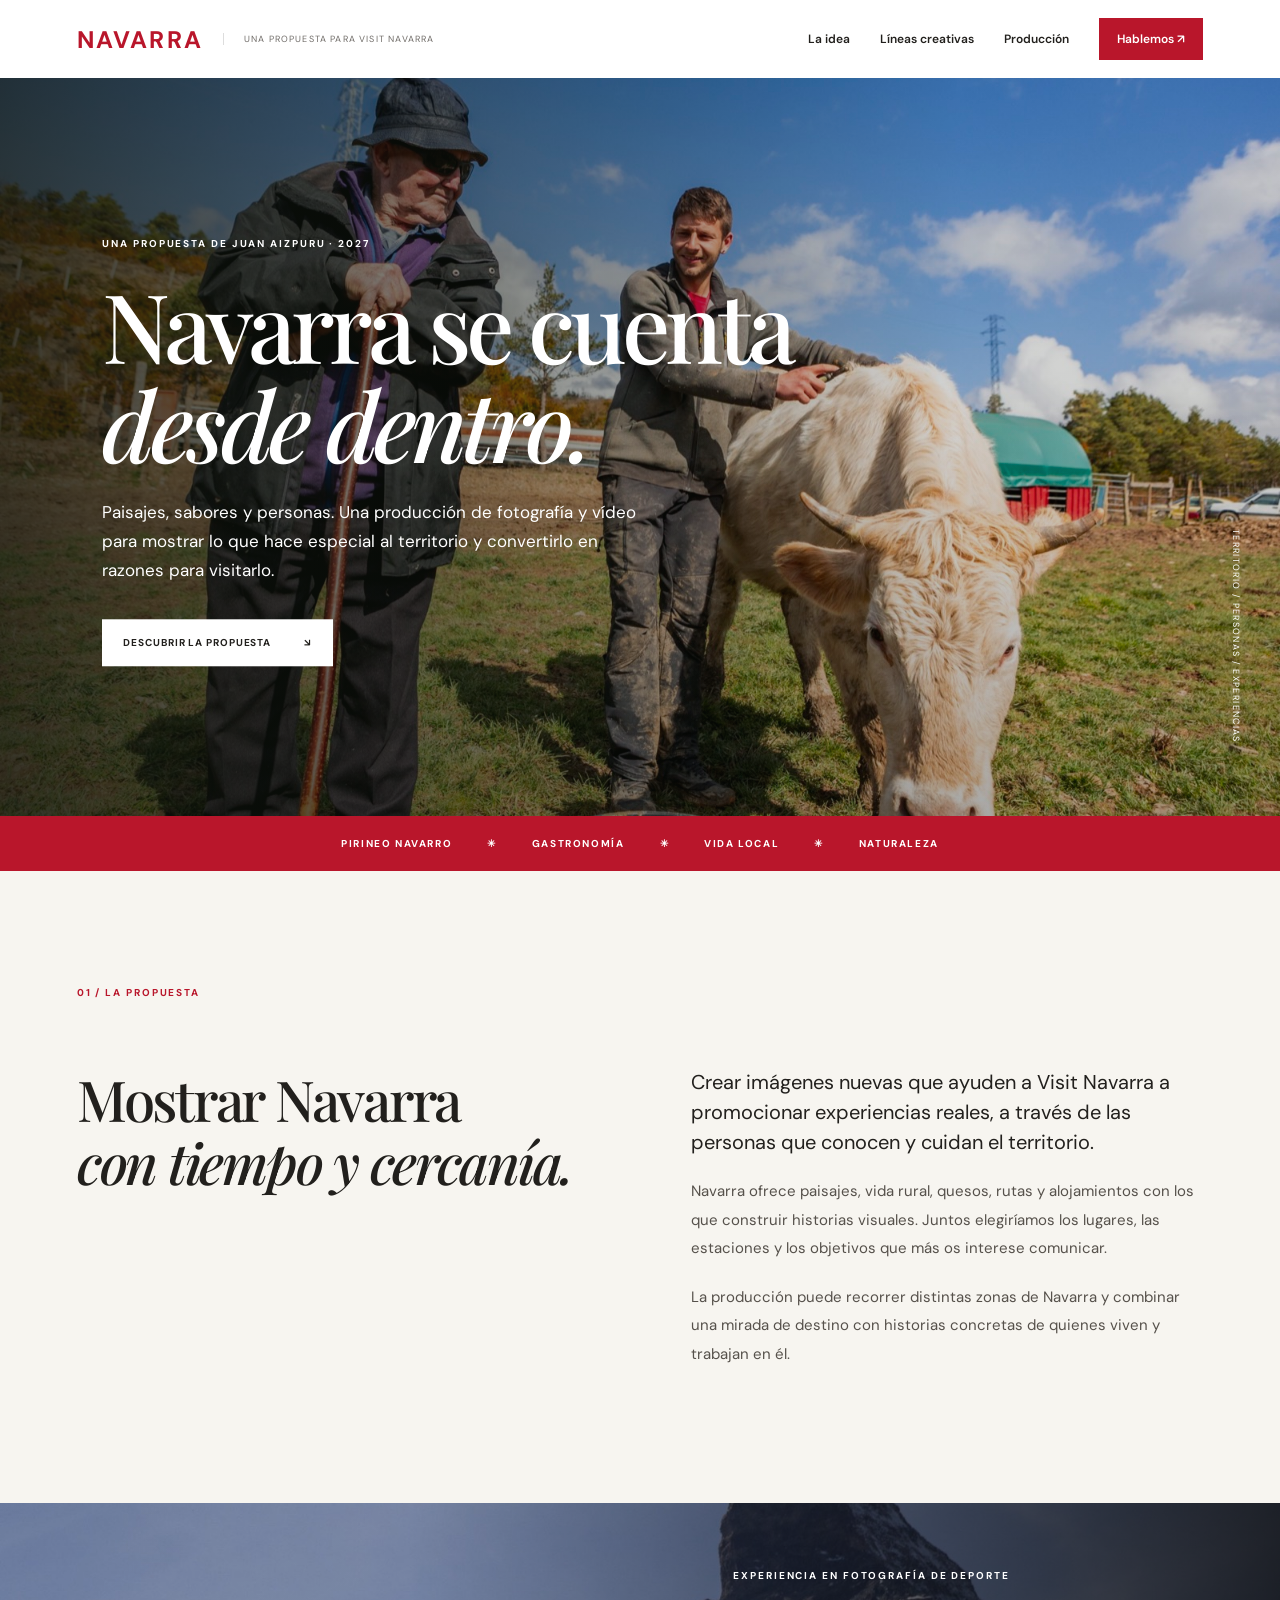
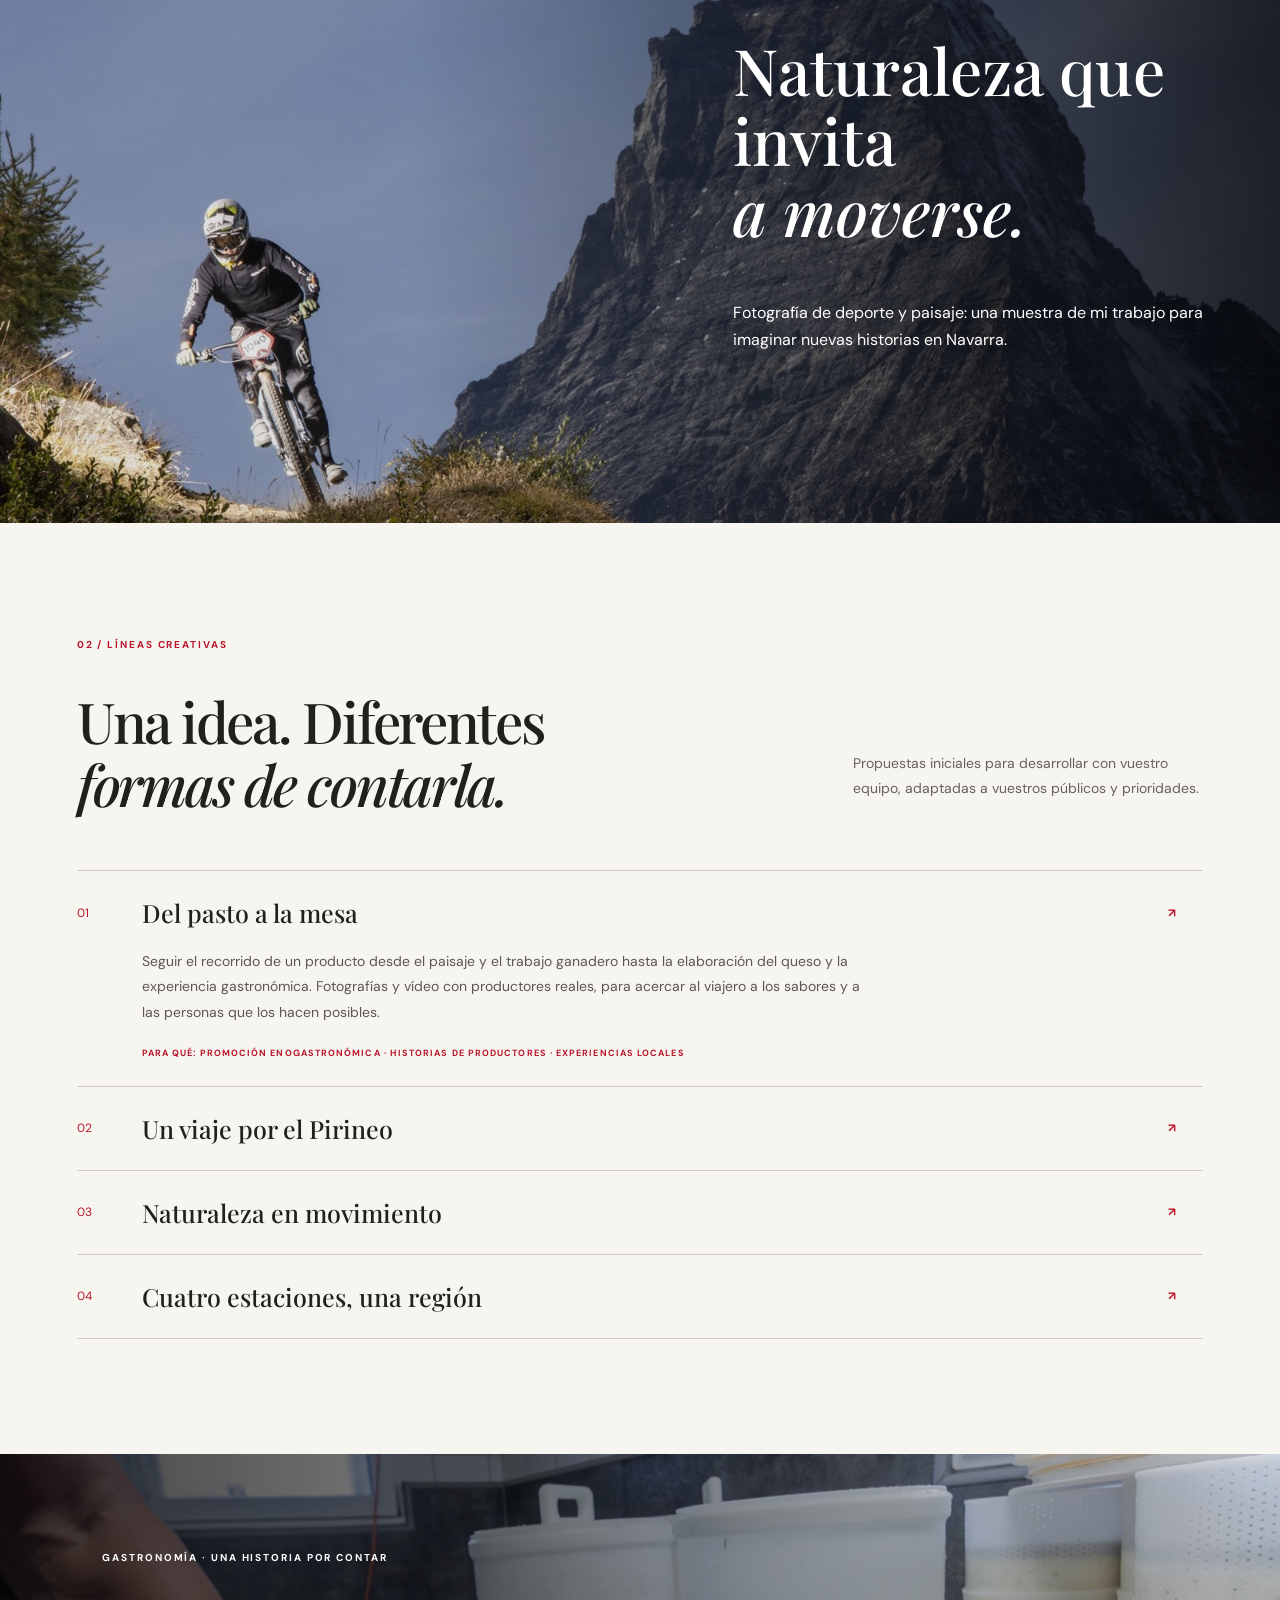
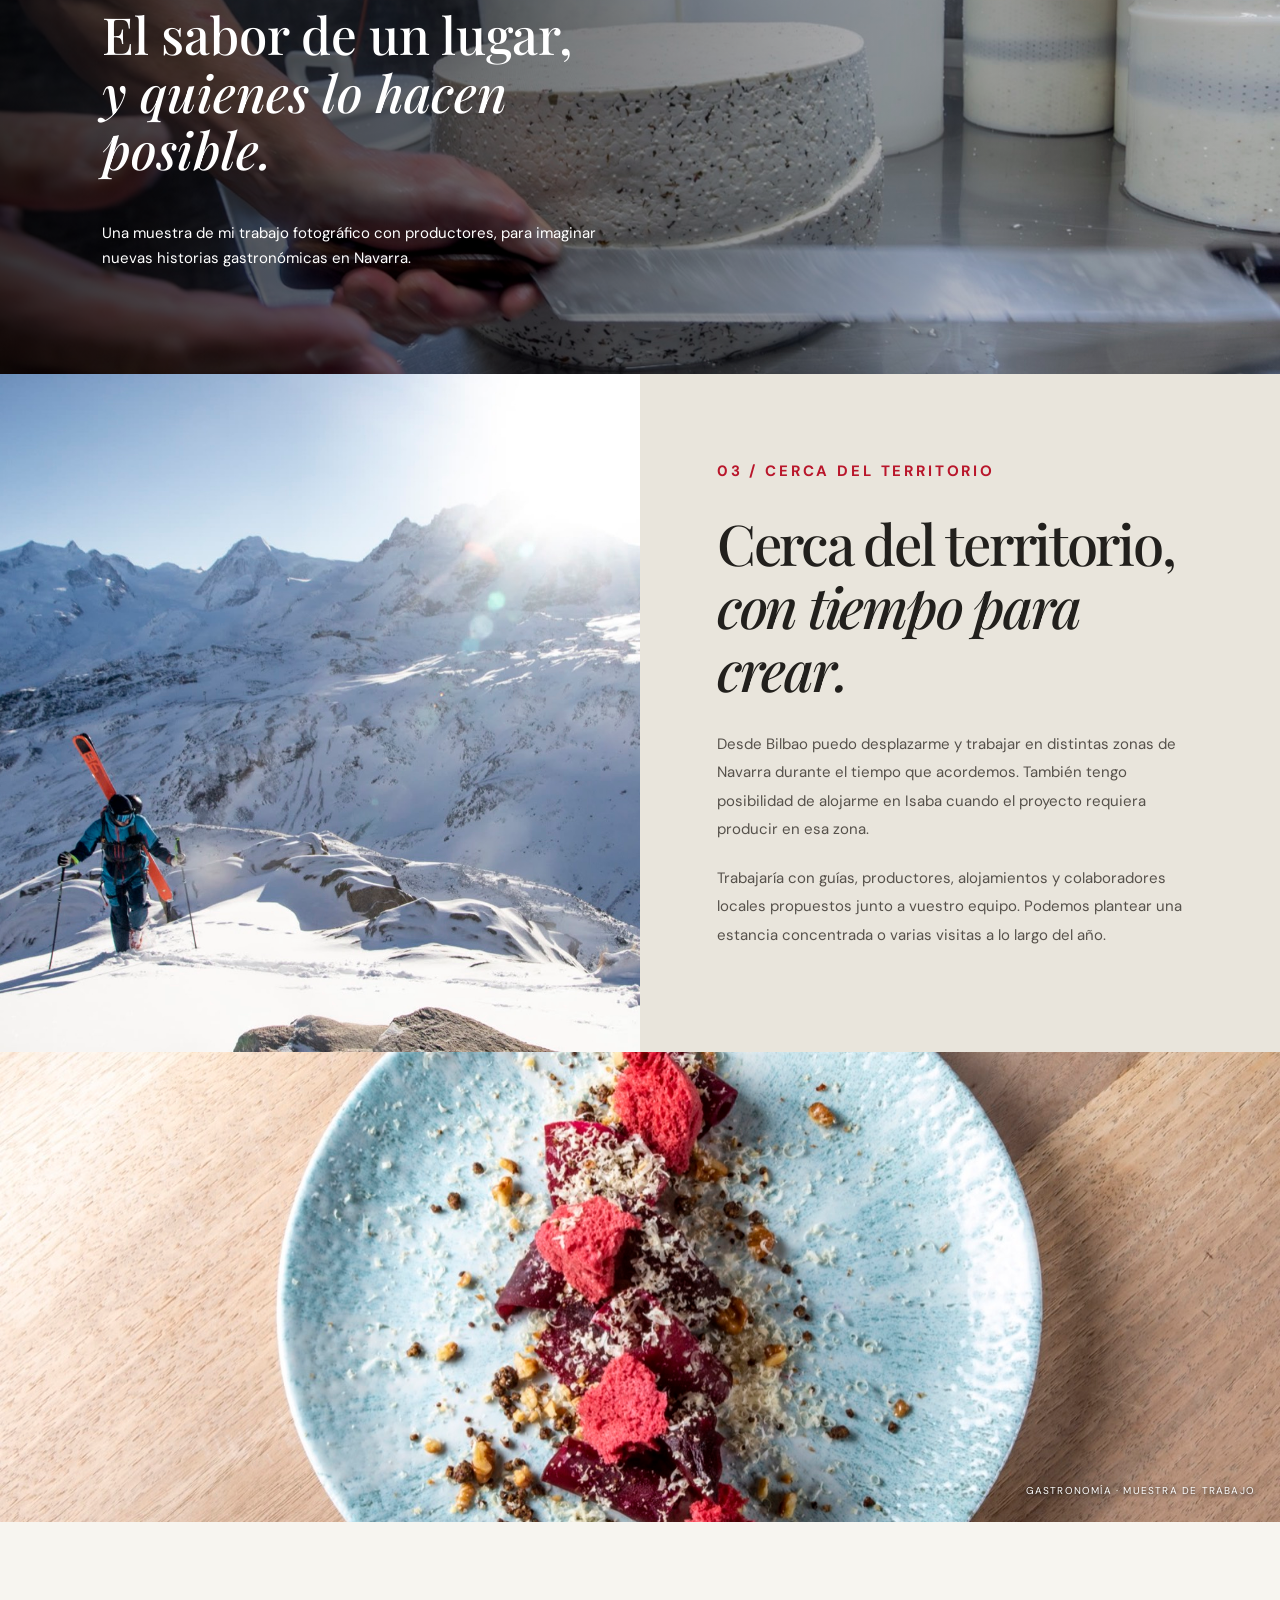
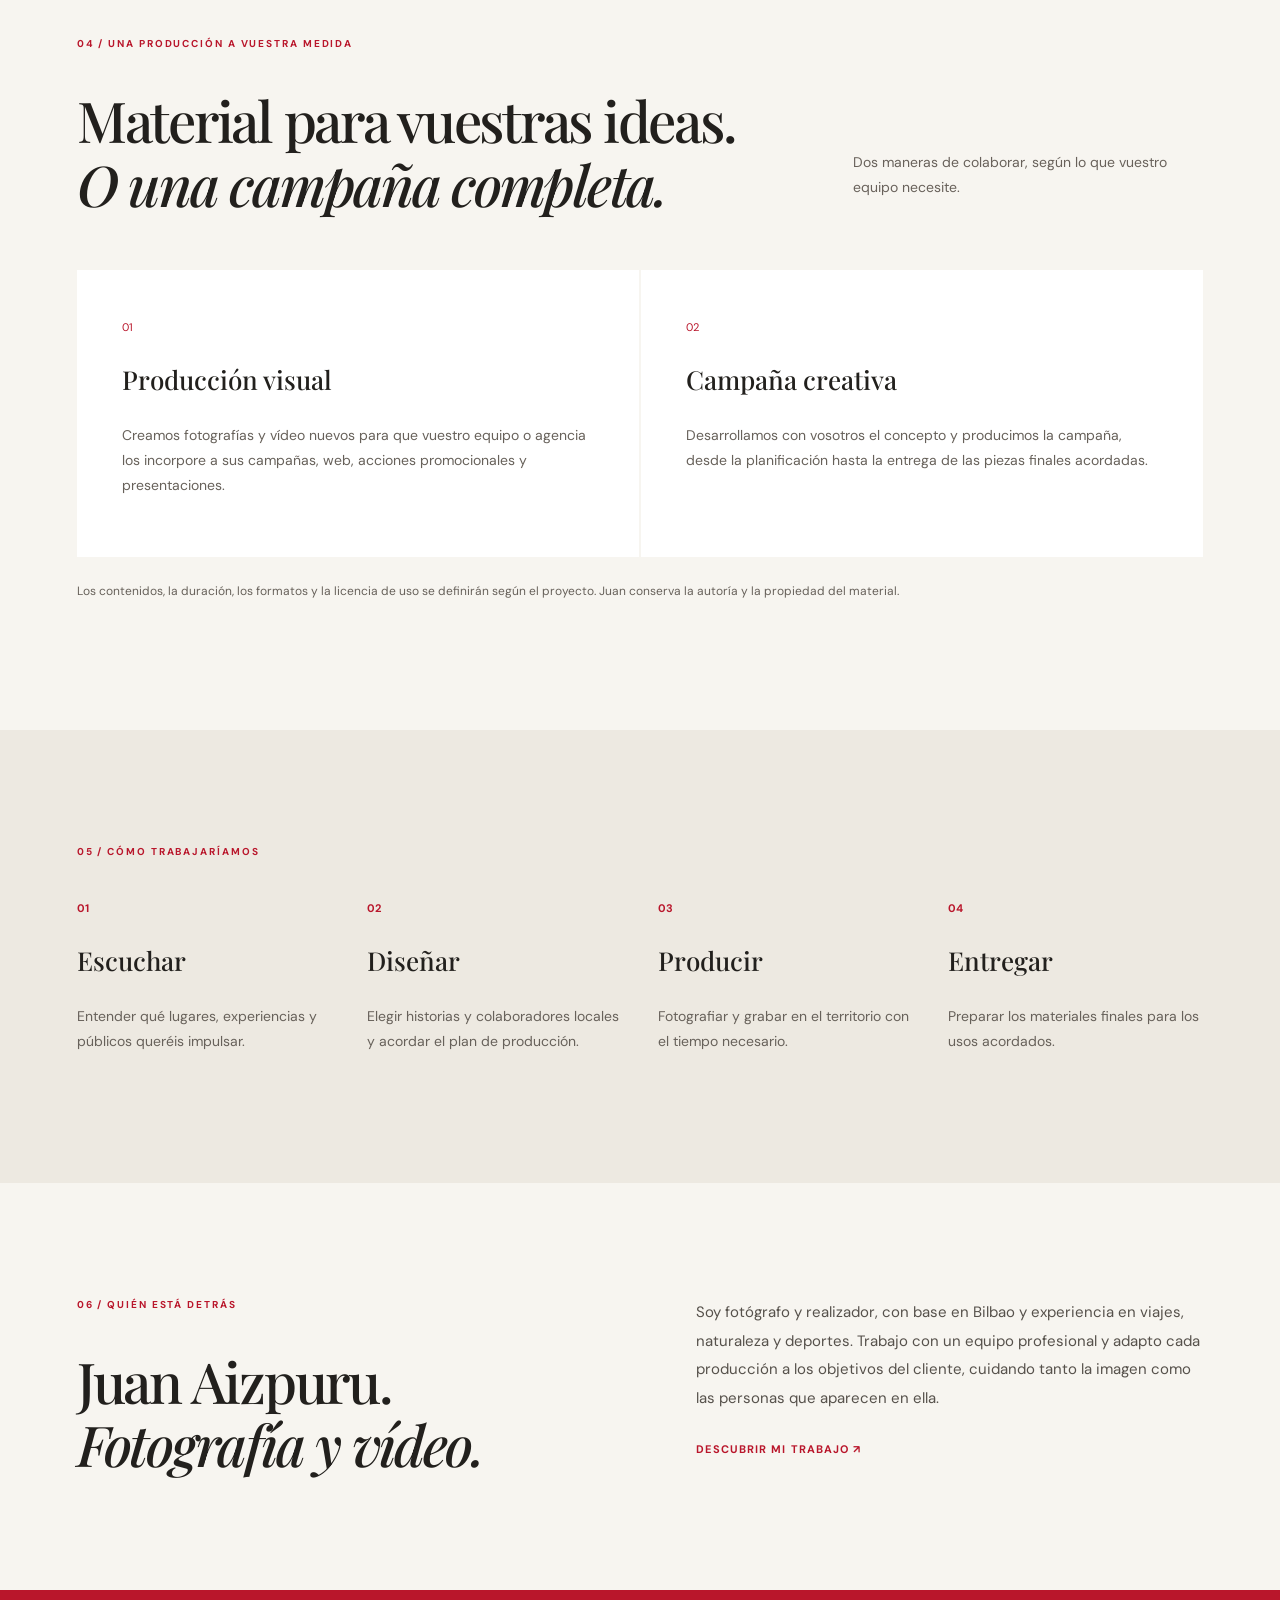
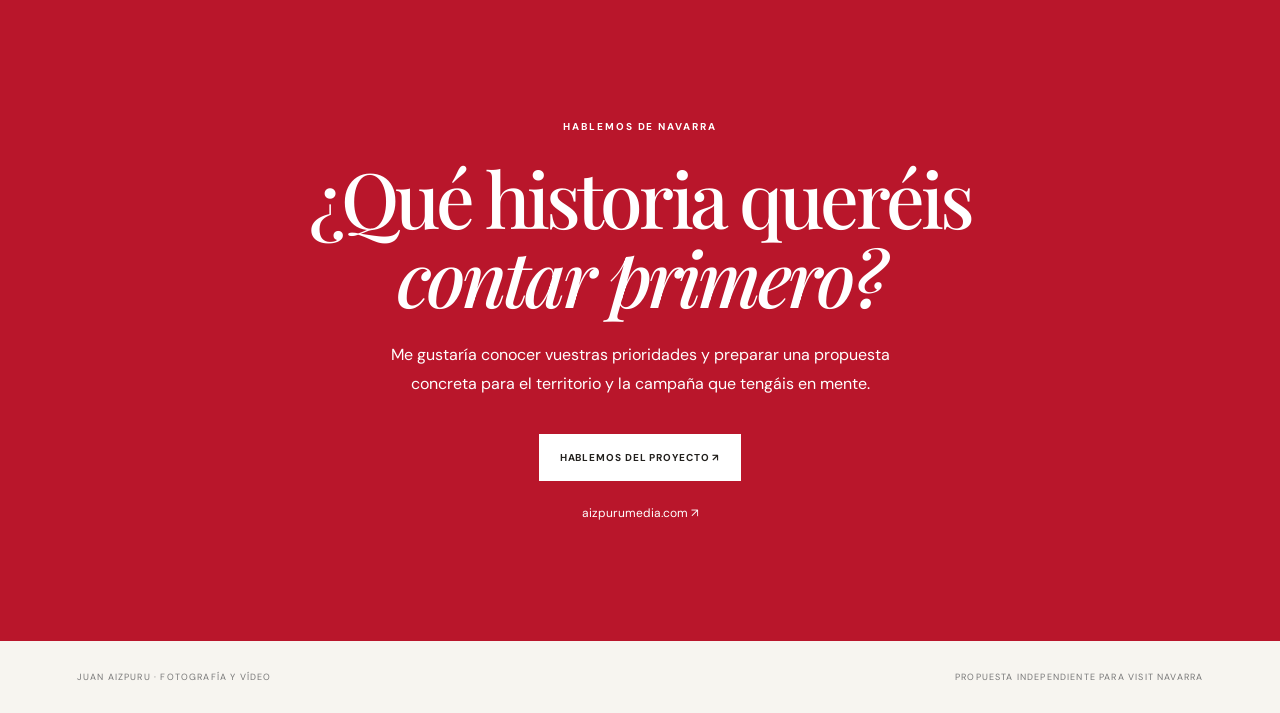
<file: propuesta-completa/index.html>
<!doctype html><html lang="es"><head><meta charset="utf-8"><meta name="viewport" content="width=device-width,initial-scale=1"><title>Navarra desde dentro | Juan Aizpuru</title><meta name="description" content="Una propuesta de fotografía y vídeo para Visit Navarra."><link rel="stylesheet" href="style.css"></head><body><header><a class="brand" href="#inicio"><span>NAVARRA</span><small>UNA PROPUESTA PARA VISIT NAVARRA</small></a><nav><a href="#idea">La idea</a><a href="#propuestas">Líneas creativas</a><a href="#produccion">Producción</a><a class="top-cta" href="#contacto">Hablemos ↗</a></nav></header><main id="inicio"><section class="hero"><img src="assets/abuelo.jpg" alt="Dos generaciones de ganaderos junto a una vaca, fotografía de Juan Aizpuru"><div class="hero-overlay"></div><div class="hero-content"><p class="eyebrow">UNA PROPUESTA DE JUAN AIZPURU · 2027</p><h1>Navarra se cuenta<br><em>desde dentro.</em></h1><p>Paisajes, sabores y personas. Una producción de fotografía y vídeo para mostrar lo que hace especial al territorio y convertirlo en razones para visitarlo.</p><a class="button light" href="#idea">DESCUBRIR LA PROPUESTA <span>↘</span></a></div><div class="hero-side">TERRITORIO / PERSONAS / EXPERIENCIAS</div></section><div class="strip"><span>PIRINEO NAVARRO</span><i>✳</i><span>GASTRONOMÍA</span><i>✳</i><span>VIDA LOCAL</span><i>✳</i><span>NATURALEZA</span></div><section id="idea" class="intro wrap"><div class="label">01 / LA PROPUESTA</div><div><h2>Mostrar Navarra<br><em>con tiempo y cercanía.</em></h2></div><div class="intro-text"><p class="lead">Crear imágenes nuevas que ayuden a Visit Navarra a promocionar experiencias reales, a través de las personas que conocen y cuidan el territorio.</p><p>Navarra ofrece paisajes, vida rural, quesos, rutas y alojamientos con los que construir historias visuales. Juntos elegiríamos los lugares, las estaciones y los objetivos que más os interese comunicar.</p><p>La producción puede recorrer distintas zonas de Navarra y combinar una mirada de destino con historias concretas de quienes viven y trabajan en él.</p></div></section><section class="photo-story"><img src="assets/bicicleta-suiza.jpg" alt="Ciclismo de montaña, fotografía de portafolio de Juan Aizpuru"><div class="story-content"><p class="eyebrow">EXPERIENCIA EN FOTOGRAFÍA DE DEPORTE</p><h2>Naturaleza que invita<br><em>a moverse.</em></h2><p>Fotografía de deporte y paisaje: una muestra de mi trabajo para imaginar nuevas historias en Navarra.</p></div></section><section id="propuestas" class="wrap proposals"><div class="label">02 / LÍNEAS CREATIVAS</div><div class="section-head"><h2>Una idea. Diferentes<br><em>formas de contarla.</em></h2><p>Propuestas iniciales para desarrollar con vuestro equipo, adaptadas a vuestros públicos y prioridades.</p></div><div class="ideas"><details open><summary><span>01</span><strong>Del pasto a la mesa</strong><b>↗</b></summary><p>Seguir el recorrido de un producto desde el paisaje y el trabajo ganadero hasta la elaboración del queso y la experiencia gastronómica. Fotografías y vídeo con productores reales, para acercar al viajero a los sabores y a las personas que los hacen posibles.</p><p class="use">PARA QUÉ: PROMOCIÓN ENOGASTRONÓMICA · HISTORIAS DE PRODUCTORES · EXPERIENCIAS LOCALES</p></details><details><summary><span>02</span><strong>Un viaje por el Pirineo</strong><b>↗</b></summary><p>Crear una ruta visual que conecte caminos, pueblos, alojamiento y encuentros locales. Enseñar cómo se vive una estancia, desde el primer paisaje hasta las pequeñas paradas que dan carácter al viaje.</p><p class="use">PARA QUÉ: PROMOCIÓN DE DESTINO · RUTAS · WEB Y CAMPAÑAS</p></details><details><summary><span>03</span><strong>Naturaleza en movimiento</strong><b>↗</b></summary><p>Mostrar rutas a pie o en bicicleta junto a guías y participantes, combinando paisaje, acción y momentos tranquilos. Una producción que ayude a presentar experiencias adecuadas a los públicos que queráis atraer.</p><p class="use">PARA QUÉ: TURISMO ACTIVO · NATURALEZA · CAMPAÑAS TEMÁTICAS</p></details><details><summary><span>04</span><strong>Cuatro estaciones, una región</strong><b>↗</b></summary><p>Volver al territorio en distintos momentos del año para retratar cómo cambian el paisaje, los productos y la vida local. El calendario y las zonas se decidirían con Visit Navarra.</p><p class="use">PARA QUÉ: RENOVAR EL BANCO VISUAL · COMUNICACIÓN DURANTE EL AÑO</p></details></div></section><section class="cheese"><img src="assets/queso.jpg" alt="Elaboración artesanal de queso, fotografía de Juan Aizpuru"><div><p class="eyebrow">GASTRONOMÍA · UNA HISTORIA POR CONTAR</p><h2>El sabor de un lugar,<br><em>y quienes lo hacen posible.</em></h2><p>Una muestra de mi trabajo fotográfico con productores, para imaginar nuevas historias gastronómicas en Navarra.</p></div></section><section class="split"><div class="split-image"><img src="assets/esqui-suiza.jpg" alt="Esquiador en un paisaje de montaña, fotografía de portafolio"></div><div class="split-copy"><p class="eyebrow">03 / CERCA DEL TERRITORIO</p><h2>Cerca del territorio,<br><em>con tiempo para crear.</em></h2><p>Desde Bilbao puedo desplazarme y trabajar en distintas zonas de Navarra durante el tiempo que acordemos. También tengo posibilidad de alojarme en Isaba cuando el proyecto requiera producir en esa zona.</p><p>Trabajaría con guías, productores, alojamientos y colaboradores locales propuestos junto a vuestro equipo. Podemos plantear una estancia concentrada o varias visitas a lo largo del año.</p></div></section><section class="landscape"><img src="assets/gastronomia.jpg" alt="Plato gastronómico fotografiado por Juan Aizpuru"><p>GASTRONOMÍA · MUESTRA DE TRABAJO</p></section><section id="produccion" class="wrap deliver"><div class="label">04 / UNA PRODUCCIÓN A VUESTRA MEDIDA</div><div class="section-head"><h2>Material para vuestras ideas.<br><em>O una campaña completa.</em></h2><p>Dos maneras de colaborar, según lo que vuestro equipo necesite.</p></div><div class="options"><article><span>01</span><h3>Producción visual</h3><p>Creamos fotografías y vídeo nuevos para que vuestro equipo o agencia los incorpore a sus campañas, web, acciones promocionales y presentaciones.</p></article><article><span>02</span><h3>Campaña creativa</h3><p>Desarrollamos con vosotros el concepto y producimos la campaña, desde la planificación hasta la entrega de las piezas finales acordadas.</p></article></div><p class="fine">Los contenidos, la duración, los formatos y la licencia de uso se definirán según el proyecto. Juan conserva la autoría y la propiedad del material.</p></section><section class="workflow"><div class="wrap"><div class="label">05 / CÓMO TRABAJARÍAMOS</div><div class="steps"><article><b>01</b><h3>Escuchar</h3><p>Entender qué lugares, experiencias y públicos queréis impulsar.</p></article><article><b>02</b><h3>Diseñar</h3><p>Elegir historias y colaboradores locales y acordar el plan de producción.</p></article><article><b>03</b><h3>Producir</h3><p>Fotografiar y grabar en el territorio con el tiempo necesario.</p></article><article><b>04</b><h3>Entregar</h3><p>Preparar los materiales finales para los usos acordados.</p></article></div></div></section><section class="wrap about"><div><div class="label">06 / QUIÉN ESTÁ DETRÁS</div><h2>Juan Aizpuru.<br><em>Fotografía y vídeo.</em></h2></div><div><p>Soy fotógrafo y realizador, con base en Bilbao y experiencia en viajes, naturaleza y deportes. Trabajo con un equipo profesional y adapto cada producción a los objetivos del cliente, cuidando tanto la imagen como las personas que aparecen en ella.</p><a class="text-link" href="https://aizpurumedia.com/motion/" target="_blank" rel="noopener">DESCUBRIR MI TRABAJO ↗</a></div></section><section class="contact" id="contacto"><p class="eyebrow">HABLEMOS DE NAVARRA</p><h2>¿Qué historia queréis<br><em>contar primero?</em></h2><p>Me gustaría conocer vuestras prioridades y preparar una propuesta concreta para el territorio y la campaña que tengáis en mente.</p><a class="button light" href="mailto:zermattphoto@gmail.com?subject=Propuesta%20Visit%20Navarra">HABLEMOS DEL PROYECTO ↗</a><a class="portfolio-link" href="https://aizpurumedia.com/motion/">aizpurumedia.com ↗</a></section></main><footer><span>JUAN AIZPURU · FOTOGRAFÍA Y VÍDEO</span><span>PROPUESTA INDEPENDIENTE PARA VISIT NAVARRA</span></footer></body></html>
</file>
<file: style.css>
@import url('https://fonts.googleapis.com/css2?family=DM+Sans:wght@400;500;600&family=Playfair+Display:ital,wght@0,500;1,500&display=swap');*{box-sizing:border-box}html{scroll-behavior:smooth}body{margin:0;background:#f4f0e7;color:#222a25;font-family:'DM Sans',sans-serif}a{color:inherit;text-decoration:none}header{position:absolute;top:0;left:0;right:0;z-index:5;display:flex;justify-content:space-between;align-items:center;padding:26px 5vw;color:white;font-size:11px;letter-spacing:.11em}.brand{font-weight:600}.brand span{opacity:.75}nav{display:flex;align-items:center;gap:25px}.nav-btn{border:1px solid #fff;padding:12px 16px}.hero{height:100svh;min-height:650px;position:relative;display:flex;align-items:end;color:white}.hero img{position:absolute;width:100%;height:100%;object-fit:cover;object-position:center}.shade{position:absolute;inset:0;background:linear-gradient(90deg,rgba(10,20,14,.76),rgba(10,20,14,.12)),linear-gradient(0deg,rgba(10,20,14,.4),transparent 50%)}.hero-copy{position:relative;padding:0 6vw 12vh;max-width:900px}.kicker{font-size:11px;letter-spacing:.17em;font-weight:600;text-transform:uppercase}h1,h2,h3{font-weight:400}h1,h2{font-family:'Playfair Display',serif;letter-spacing:-.035em}h1{font-size:clamp(70px,10vw,150px);line-height:.92;margin:25px 0}.hero-copy>p:not(.kicker){font-size:20px;line-height:1.5;max-width:600px}.button{display:inline-block;background:#e1a444;color:#1c261e;padding:17px 23px;font-size:13px;font-weight:600;margin-top:20px}.hero small{position:absolute;bottom:22px;right:4vw;font-size:10px}.wrap{padding:110px 6vw}.section-label{border-bottom:1px solid #bdbdb1;padding-bottom:20px;font-size:11px;letter-spacing:.14em;font-weight:600}.intro-grid{display:grid;grid-template-columns:1.3fr .7fr;gap:9vw;padding-top:55px}.intro h2,.offer h2,.activation h2{font-size:clamp(42px,5vw,76px);line-height:1.03;margin:0}.intro-grid p,.portfolio-text p{font-size:16px;line-height:1.75}.offer{background:#e7e1d3}.offer h2{max-width:950px;margin:55px 0}.cards,.activation-grid{display:grid;grid-template-columns:repeat(3,1fr);gap:4vw}.cards article{border-top:1px solid #a6aa9d;padding-top:24px}.cards span{color:#a44e34;font-size:12px}.cards h3{font-size:26px}.cards p,.activation-grid p{font-size:15px;line-height:1.65}.portfolio{display:grid;grid-template-columns:1fr 1fr;background:#26392f;color:#fff}.portfolio-photo{min-height:700px;position:relative}.portfolio-photo img{height:100%;width:100%;object-fit:cover;position:absolute}.portfolio-photo small{position:absolute;bottom:18px;left:20px;background:#1c261ecc;padding:8px;font-size:10px}.portfolio-text{padding:110px 8vw 100px 7vw;align-self:center}.portfolio h2{font-size:clamp(45px,5vw,75px);line-height:1;margin:30px 0}.portfolio-text p:not(.kicker){color:#e0e4dc}.portfolio-text a{display:inline-block;border-bottom:1px solid #e1a444;padding:12px 0;margin-top:10px}.activation h2{margin:55px 0}.activation-grid p{border-top:1px solid #bdbdb1;padding-top:20px}.activation-grid b{font-size:19px}.note{margin-top:50px;color:#6a6c65;font-size:12px}.contact{background:#a34530;color:white;text-align:center;padding:120px 20px}.contact h2{font-size:clamp(60px,7vw,100px);line-height:1;margin:30px}.contact>p:not(.kicker){font-size:17px}footer{display:flex;justify-content:space-between;gap:20px;padding:35px 5vw;background:#17241d;color:#d9ddd5;font-size:10px;letter-spacing:.08em}@media(max-width:750px){header nav a:not(.nav-btn){display:none}.brand span{display:none}.hero-copy{padding:0 24px 110px}.wrap{padding:75px 24px}.intro-grid,.portfolio,.cards,.activation-grid{grid-template-columns:1fr}.intro-grid{gap:20px}.portfolio-photo{min-height:450px}.portfolio-text{padding:75px 24px}.hero small{left:24px;right:auto}footer{flex-direction:column}.contact h2{margin:25px 0}}
.button{background:#d5132f;color:#fff}.section-label,.cards span{color:#d5132f}.portfolio{background:#b71029}.portfolio-text a{border-color:#fff}.contact{background:#d5132f}.contact .button{background:#fff;color:#ae1028}.offer{background:#f4e9e8}footer{background:#1a171b;color:#fff}.portfolio-photo small{background:#1a171bdd}
/* Propuesta inspirada en la paleta oficial: rojo RGB 213/19/47 y negro RGB 26/23/27. */
body{background:#fff;color:#1a171b;font-family:'DM Sans',Arial,sans-serif}header{position:relative;background:#fff;color:#1a171b;border-top:7px solid #d5132f;padding:22px 5vw;letter-spacing:.06em}.brand{font-size:13px;font-weight:600}.brand span{color:#d5132f;opacity:1}.nav-btn{border:1px solid #d5132f;color:#d5132f}.nav-btn:hover{background:#d5132f;color:white}.hero{min-height:650px;height:calc(100svh - 81px);background:#d5132f;overflow:hidden}.hero img{left:44%;width:56%;object-position:center}.shade{background:linear-gradient(90deg,#d5132f 0%,#d5132f 36%,rgba(213,19,47,.42) 57%,rgba(26,23,27,.12) 100%)}.hero-copy{max-width:800px;padding-bottom:12vh}.hero-copy .kicker{letter-spacing:.16em}.hero h1,.hero h1 i{font-family:'DM Sans',Arial,sans-serif;font-style:normal;font-weight:600;letter-spacing:-.055em;font-size:clamp(65px,8.3vw,122px);line-height:.95}.hero-copy>p:not(.kicker){max-width:540px}.hero .button{background:#fff;color:#d5132f}.hero small{background:#1a171bd9;padding:8px 10px}.section-label{color:#d5132f;border-bottom:2px solid #d5132f}h2,h3{font-family:'DM Sans',Arial,sans-serif;font-style:normal;letter-spacing:-.04em;font-weight:600}h2 i{font-style:normal}.intro{background:#fff}.offer{background:#f5f5f4}.offer h2,.intro h2,.activation h2{font-size:clamp(38px,4.4vw,65px)}.cards article{border-top:4px solid #d5132f}.cards span{font-weight:600}.cards h3{color:#1a171b}.portfolio{background:#1a171b}.portfolio-text .kicker{color:#ff667b}.portfolio h2{font-size:clamp(42px,4.5vw,68px)}.portfolio-text a{border-color:#d5132f}.activation{background:#fff}.activation-grid p{border-top:3px solid #d5132f}.contact{background:#d5132f}.contact .button{background:#fff;color:#d5132f}.contact h2{font-family:'DM Sans',Arial,sans-serif;font-weight:600}.note{color:#5c5b5c}footer{background:#1a171b}
@media(max-width:750px){header{padding:18px 24px;border-top-width:6px}.hero{height:calc(100svh - 68px);min-height:620px}.hero img{left:0;width:100%}.shade{background:linear-gradient(90deg,rgba(175,10,35,.88),rgba(26,23,27,.25)),linear-gradient(0deg,rgba(26,23,27,.55),transparent)}.hero h1,.hero h1 i{font-size:clamp(62px,13vw,92px)}.hero small{bottom:18px}.portfolio-text{padding:75px 24px}}
</file>
<file: castilla-la-mancha/style.css>
@import url('https://fonts.googleapis.com/css2?family=DM+Sans:wght@400;500;600;700&family=Playfair+Display:ital,wght@0,500;0,600;1,500&display=swap');:root{--red:#b9162b;--ink:#22201d;--cream:#f7f5f0}*{box-sizing:border-box}html{scroll-behavior:smooth}body{margin:0;color:var(--ink);background:var(--cream);font-family:'DM Sans',sans-serif}header{height:78px;padding:0 6%;display:flex;justify-content:space-between;align-items:center;background:#fff}a{text-decoration:none;color:inherit}.brand{display:flex;align-items:center;gap:20px}.brand span{color:var(--red);font-weight:700;letter-spacing:.09em;font-size:24px}.brand small{font-size:9px;letter-spacing:.13em;color:#706c68;border-left:1px solid #ddd;padding-left:20px}nav{display:flex;align-items:center;gap:30px;font-size:12px;font-weight:600}.top-cta{background:var(--red);color:white;padding:13px 18px}.hero{height:min(760px,82vh);min-height:570px;position:relative;color:#fff;background:#293c2a}.hero img,.photo-story img,.split-image img{width:100%;height:100%;object-fit:cover}.hero img{object-position:center 45%}.hero-overlay{position:absolute;inset:0;background:linear-gradient(90deg,rgba(14,20,13,.8),rgba(14,20,13,.18) 75%),linear-gradient(0deg,rgba(0,0,0,.2),transparent 55%)}.hero-content{position:absolute;top:50%;left:8%;transform:translateY(-50%);max-width:760px}.eyebrow,.label{font-size:10px;font-weight:700;letter-spacing:.19em}.hero h1,.contact h2{font:500 clamp(55px,7.5vw,108px)/1.03 'Playfair Display',serif;letter-spacing:-.05em;margin:25px 0}.hero h1 em,h2 em{font-weight:500}.hero-content>p:not(.eyebrow){font-size:17px;line-height:1.7;max-width:540px;margin-bottom:35px}.button{display:inline-block;padding:17px 21px;font-size:10px;letter-spacing:.09em;font-weight:700}.button span{margin-left:30px}.light{color:var(--ink);background:white}.hero-side{position:absolute;right:3%;bottom:10%;writing-mode:vertical-rl;font-size:9px;letter-spacing:.15em}.strip{background:var(--red);color:white;display:flex;gap:35px;justify-content:center;padding:21px;font-size:10px;font-weight:700;letter-spacing:.16em}.strip i{font-style:normal}.wrap{max-width:1300px;margin:auto;padding:115px 6%}.label{color:var(--red);margin-bottom:38px}.intro{display:grid;grid-template-columns:1fr 1fr;gap:30px 9%}.intro .label{grid-column:1/-1}.intro h2,.section-head h2,.split h2,.about h2{font:500 clamp(38px,4.4vw,64px)/1.12 'Playfair Display',serif;letter-spacing:-.04em;margin:0}.intro-text p,.split p,.about p{font-size:15px;line-height:1.9;color:#56514b;margin:0 0 20px}.intro-text .lead{font-size:20px;line-height:1.5;color:var(--ink)}.photo-story{height:620px;position:relative;background:#302e28;color:white}.photo-story:after{content:'';position:absolute;inset:0;background:linear-gradient(90deg,rgba(0,0,0,.68),transparent)}.story-content{position:absolute;z-index:1;top:50%;left:8%;transform:translateY(-50%);max-width:540px}.story-content h2{font:500 clamp(42px,5vw,70px)/1.1 'Playfair Display',serif}.story-content>p:last-child{line-height:1.7}.section-head{display:flex;justify-content:space-between;align-items:end;gap:30px;margin-bottom:55px}.section-head>p{max-width:350px;color:#68615a;line-height:1.8;font-size:14px}.ideas{border-top:1px solid #cfcac2}.ideas details{border-bottom:1px solid #cfcac2;padding:25px 0}.ideas summary{list-style:none;display:grid;grid-template-columns:65px 1fr 35px;align-items:center;cursor:pointer}.ideas summary::-webkit-details-marker{display:none}.ideas summary span,.ideas summary b{color:var(--red);font-size:12px}.ideas summary strong{font:500 25px 'Playfair Display',serif}.ideas details>p{margin:20px 35px 0 65px;max-width:720px;line-height:1.8;color:#5c5751;font-size:14px}.ideas details .use{color:var(--red);font-size:9px;letter-spacing:.12em;font-weight:700}.split{display:grid;grid-template-columns:1fr 1fr;background:#e9e5dc;min-height:650px}.split-image img{display:block}.split-copy{padding:13% 12%}.split-copy .eyebrow{color:var(--red)}.split-copy h2{margin:25px 0 30px}.options{display:grid;grid-template-columns:1fr 1fr;gap:2px}.options article{background:#fff;padding:45px}.options span{color:var(--red);font-size:11px}.options h3,.steps h3{font:500 26px 'Playfair Display',serif}.options p,.steps p,.fine{color:#67615a;font-size:14px;line-height:1.8}.fine{font-size:12px;margin-top:24px}.workflow{background:#ede9e1}.steps{display:grid;grid-template-columns:repeat(4,1fr);gap:35px}.steps b{color:var(--red);font-size:11px}.about{display:grid;grid-template-columns:1fr 1fr;gap:10%}.text-link{display:inline-block;margin-top:10px;color:var(--red);font-size:11px;font-weight:700;letter-spacing:.1em}.contact{text-align:center;background:var(--red);color:white;padding:120px 20px}.contact h2{font-size:clamp(46px,6vw,82px)}.contact>p:not(.eyebrow){max-width:520px;margin:0 auto 35px;line-height:1.8}.portfolio-link{display:block;margin-top:24px;font-size:12px}footer{padding:30px 6%;display:flex;justify-content:space-between;font-size:9px;letter-spacing:.13em;color:#777}@media(max-width:750px){header{height:68px}.brand small,nav a:not(.top-cta){display:none}.brand span{font-size:20px}.hero{min-height:600px}.hero h1{font-size:54px}.strip{gap:12px;flex-wrap:wrap;font-size:8px}.wrap{padding:75px 6%}.intro,.split,.about{grid-template-columns:1fr}.intro .label{grid-column:auto}.intro{gap:20px}.photo-story{height:500px}.section-head{display:block}.section-head>p{margin-top:20px}.options{grid-template-columns:1fr}.split-image{height:400px}.split-copy{padding:60px 8%}.steps{grid-template-columns:1fr 1fr}.ideas summary{grid-template-columns:40px 1fr 25px}.ideas summary strong{font-size:21px}.ideas details>p{margin-left:40px}.hero-side{display:none}footer{gap:15px;line-height:1.7}}
.landscape{height:470px;position:relative;background:#293c2a}.landscape img{width:100%;height:100%;object-fit:cover}.landscape p{position:absolute;right:25px;bottom:15px;color:white;text-shadow:0 1px 4px #000;font-size:10px;letter-spacing:.12em}.hero img{object-position:center 48%}
/* Keep the action visible alongside the copy, and give the image an explicit height. */
.photo-story:after{background:linear-gradient(270deg,rgba(0,0,0,.78),rgba(0,0,0,.12) 68%)}
.story-content{left:auto;right:6%;top:9%;transform:none;max-width:470px}
.photo-story img{object-position:40% center}
.split-image{min-height:650px;position:relative;overflow:hidden}
.split-image img{position:absolute;inset:0;width:100%;height:100%;object-fit:cover;object-position:28% center}
@media(max-width:750px){.story-content{right:6%;left:6%;top:6%;max-width:none}.photo-story img{object-position:28% center}.photo-story:after{background:linear-gradient(180deg,rgba(0,0,0,.8),rgba(0,0,0,.05) 72%)}.split-image{height:440px;min-height:440px}.split-image img{object-position:28% center}}
.cheese{height:520px;position:relative;overflow:hidden;background:#53443b;color:white}.cheese img{width:100%;height:100%;object-fit:cover;object-position:center 52%}.cheese:after{content:'';position:absolute;inset:0;background:linear-gradient(90deg,rgba(0,0,0,.75),rgba(0,0,0,.05))}.cheese div{position:absolute;z-index:1;left:8%;top:50%;transform:translateY(-50%);max-width:520px}.cheese h2{font:500 clamp(37px,4vw,62px)/1.12 'Playfair Display',serif}.cheese p:not(.eyebrow){line-height:1.7;font-size:15px}@media(max-width:750px){.cheese{height:480px}.cheese div{left:6%;right:6%}}
:root{--red:#af132c;--cream:#f7f3ed}.brand span{font-size:19px;letter-spacing:.04em}.hero img{object-position:center 60%}.hero-overlay{background:linear-gradient(90deg,rgba(14,18,13,.78),rgba(14,18,13,.13) 75%)}.hero h1{font-size:clamp(56px,7vw,96px)}.intro-text a{color:var(--red);text-decoration:underline}.landscape img{object-position:center 50%}@media(max-width:750px){.brand span{font-size:15px;letter-spacing:0}}
/* Las fotografías conservan sus proporciones originales. */
.hero{height:auto;min-height:0;display:grid;grid-template-columns:minmax(300px, .8fr) minmax(0,1.2fr);align-items:center;background:#293c2a}
.hero img{grid-column:2;grid-row:1;width:100%;height:auto;object-fit:contain;display:block}
.hero-overlay{display:none}
.hero-content{position:relative;grid-column:1;grid-row:1;left:auto;top:auto;transform:none;padding:70px 9%;max-width:none}
.hero h1{font-size:clamp(42px,5vw,76px)}
.cheese{height:auto;display:grid;grid-template-columns:1.15fr .85fr;align-items:center;overflow:visible}
.cheese img{width:100%;height:auto;object-fit:contain;display:block}
.cheese:after{display:none}
.cheese div{position:relative;left:auto;top:auto;transform:none;padding:60px 9%}
.landscape{height:auto;display:block;line-height:0;background:#eee9e2}
.landscape img{width:100%;height:auto;object-fit:contain;display:block}
.landscape p{line-height:1.4}
@media(max-width:750px){.hero,.cheese{display:flex;flex-direction:column}.hero img{order:0}.hero-content{order:1;padding:45px 7% 55px;width:100%}.hero h1{font-size:50px}.cheese div{padding:45px 7% 55px;width:100%}.landscape p{font-size:8px}}
</file>
<file: propuesta-completa/style.css>
@import url('https://fonts.googleapis.com/css2?family=DM+Sans:wght@400;500;600;700&family=Playfair+Display:ital,wght@0,500;0,600;1,500&display=swap');:root{--red:#b9162b;--ink:#22201d;--cream:#f7f5f0}*{box-sizing:border-box}html{scroll-behavior:smooth}body{margin:0;color:var(--ink);background:var(--cream);font-family:'DM Sans',sans-serif}header{height:78px;padding:0 6%;display:flex;justify-content:space-between;align-items:center;background:#fff}a{text-decoration:none;color:inherit}.brand{display:flex;align-items:center;gap:20px}.brand span{color:var(--red);font-weight:700;letter-spacing:.09em;font-size:24px}.brand small{font-size:9px;letter-spacing:.13em;color:#706c68;border-left:1px solid #ddd;padding-left:20px}nav{display:flex;align-items:center;gap:30px;font-size:12px;font-weight:600}.top-cta{background:var(--red);color:white;padding:13px 18px}.hero{height:min(760px,82vh);min-height:570px;position:relative;color:#fff;background:#293c2a}.hero img,.photo-story img,.split-image img{width:100%;height:100%;object-fit:cover}.hero img{object-position:center 45%}.hero-overlay{position:absolute;inset:0;background:linear-gradient(90deg,rgba(14,20,13,.8),rgba(14,20,13,.18) 75%),linear-gradient(0deg,rgba(0,0,0,.2),transparent 55%)}.hero-content{position:absolute;top:50%;left:8%;transform:translateY(-50%);max-width:760px}.eyebrow,.label{font-size:10px;font-weight:700;letter-spacing:.19em}.hero h1,.contact h2{font:500 clamp(55px,7.5vw,108px)/1.03 'Playfair Display',serif;letter-spacing:-.05em;margin:25px 0}.hero h1 em,h2 em{font-weight:500}.hero-content>p:not(.eyebrow){font-size:17px;line-height:1.7;max-width:540px;margin-bottom:35px}.button{display:inline-block;padding:17px 21px;font-size:10px;letter-spacing:.09em;font-weight:700}.button span{margin-left:30px}.light{color:var(--ink);background:white}.hero-side{position:absolute;right:3%;bottom:10%;writing-mode:vertical-rl;font-size:9px;letter-spacing:.15em}.strip{background:var(--red);color:white;display:flex;gap:35px;justify-content:center;padding:21px;font-size:10px;font-weight:700;letter-spacing:.16em}.strip i{font-style:normal}.wrap{max-width:1300px;margin:auto;padding:115px 6%}.label{color:var(--red);margin-bottom:38px}.intro{display:grid;grid-template-columns:1fr 1fr;gap:30px 9%}.intro .label{grid-column:1/-1}.intro h2,.section-head h2,.split h2,.about h2{font:500 clamp(38px,4.4vw,64px)/1.12 'Playfair Display',serif;letter-spacing:-.04em;margin:0}.intro-text p,.split p,.about p{font-size:15px;line-height:1.9;color:#56514b;margin:0 0 20px}.intro-text .lead{font-size:20px;line-height:1.5;color:var(--ink)}.photo-story{height:620px;position:relative;background:#302e28;color:white}.photo-story:after{content:'';position:absolute;inset:0;background:linear-gradient(90deg,rgba(0,0,0,.68),transparent)}.story-content{position:absolute;z-index:1;top:50%;left:8%;transform:translateY(-50%);max-width:540px}.story-content h2{font:500 clamp(42px,5vw,70px)/1.1 'Playfair Display',serif}.story-content>p:last-child{line-height:1.7}.section-head{display:flex;justify-content:space-between;align-items:end;gap:30px;margin-bottom:55px}.section-head>p{max-width:350px;color:#68615a;line-height:1.8;font-size:14px}.ideas{border-top:1px solid #cfcac2}.ideas details{border-bottom:1px solid #cfcac2;padding:25px 0}.ideas summary{list-style:none;display:grid;grid-template-columns:65px 1fr 35px;align-items:center;cursor:pointer}.ideas summary::-webkit-details-marker{display:none}.ideas summary span,.ideas summary b{color:var(--red);font-size:12px}.ideas summary strong{font:500 25px 'Playfair Display',serif}.ideas details>p{margin:20px 35px 0 65px;max-width:720px;line-height:1.8;color:#5c5751;font-size:14px}.ideas details .use{color:var(--red);font-size:9px;letter-spacing:.12em;font-weight:700}.split{display:grid;grid-template-columns:1fr 1fr;background:#e9e5dc;min-height:650px}.split-image img{display:block}.split-copy{padding:13% 12%}.split-copy .eyebrow{color:var(--red)}.split-copy h2{margin:25px 0 30px}.options{display:grid;grid-template-columns:1fr 1fr;gap:2px}.options article{background:#fff;padding:45px}.options span{color:var(--red);font-size:11px}.options h3,.steps h3{font:500 26px 'Playfair Display',serif}.options p,.steps p,.fine{color:#67615a;font-size:14px;line-height:1.8}.fine{font-size:12px;margin-top:24px}.workflow{background:#ede9e1}.steps{display:grid;grid-template-columns:repeat(4,1fr);gap:35px}.steps b{color:var(--red);font-size:11px}.about{display:grid;grid-template-columns:1fr 1fr;gap:10%}.text-link{display:inline-block;margin-top:10px;color:var(--red);font-size:11px;font-weight:700;letter-spacing:.1em}.contact{text-align:center;background:var(--red);color:white;padding:120px 20px}.contact h2{font-size:clamp(46px,6vw,82px)}.contact>p:not(.eyebrow){max-width:520px;margin:0 auto 35px;line-height:1.8}.portfolio-link{display:block;margin-top:24px;font-size:12px}footer{padding:30px 6%;display:flex;justify-content:space-between;font-size:9px;letter-spacing:.13em;color:#777}@media(max-width:750px){header{height:68px}.brand small,nav a:not(.top-cta){display:none}.brand span{font-size:20px}.hero{min-height:600px}.hero h1{font-size:54px}.strip{gap:12px;flex-wrap:wrap;font-size:8px}.wrap{padding:75px 6%}.intro,.split,.about{grid-template-columns:1fr}.intro .label{grid-column:auto}.intro{gap:20px}.photo-story{height:500px}.section-head{display:block}.section-head>p{margin-top:20px}.options{grid-template-columns:1fr}.split-image{height:400px}.split-copy{padding:60px 8%}.steps{grid-template-columns:1fr 1fr}.ideas summary{grid-template-columns:40px 1fr 25px}.ideas summary strong{font-size:21px}.ideas details>p{margin-left:40px}.hero-side{display:none}footer{gap:15px;line-height:1.7}}
.landscape{height:470px;position:relative;background:#293c2a}.landscape img{width:100%;height:100%;object-fit:cover}.landscape p{position:absolute;right:25px;bottom:15px;color:white;text-shadow:0 1px 4px #000;font-size:10px;letter-spacing:.12em}.hero img{object-position:center 48%}
/* Keep the action visible alongside the copy, and give the image an explicit height. */
.photo-story:after{background:linear-gradient(270deg,rgba(0,0,0,.78),rgba(0,0,0,.12) 68%)}
.story-content{left:auto;right:6%;top:9%;transform:none;max-width:470px}
.photo-story img{object-position:40% center}
.split-image{min-height:650px;position:relative;overflow:hidden}
.split-image img{position:absolute;inset:0;width:100%;height:100%;object-fit:cover;object-position:28% center}
@media(max-width:750px){.story-content{right:6%;left:6%;top:6%;max-width:none}.photo-story img{object-position:28% center}.photo-story:after{background:linear-gradient(180deg,rgba(0,0,0,.8),rgba(0,0,0,.05) 72%)}.split-image{height:440px;min-height:440px}.split-image img{object-position:28% center}}
.cheese{height:520px;position:relative;overflow:hidden;background:#53443b;color:white}.cheese img{width:100%;height:100%;object-fit:cover;object-position:center 52%}.cheese:after{content:'';position:absolute;inset:0;background:linear-gradient(90deg,rgba(0,0,0,.75),rgba(0,0,0,.05))}.cheese div{position:absolute;z-index:1;left:8%;top:50%;transform:translateY(-50%);max-width:520px}.cheese h2{font:500 clamp(37px,4vw,62px)/1.12 'Playfair Display',serif}.cheese p:not(.eyebrow){line-height:1.7;font-size:15px}@media(max-width:750px){.cheese{height:480px}.cheese div{left:6%;right:6%}}
</file>
